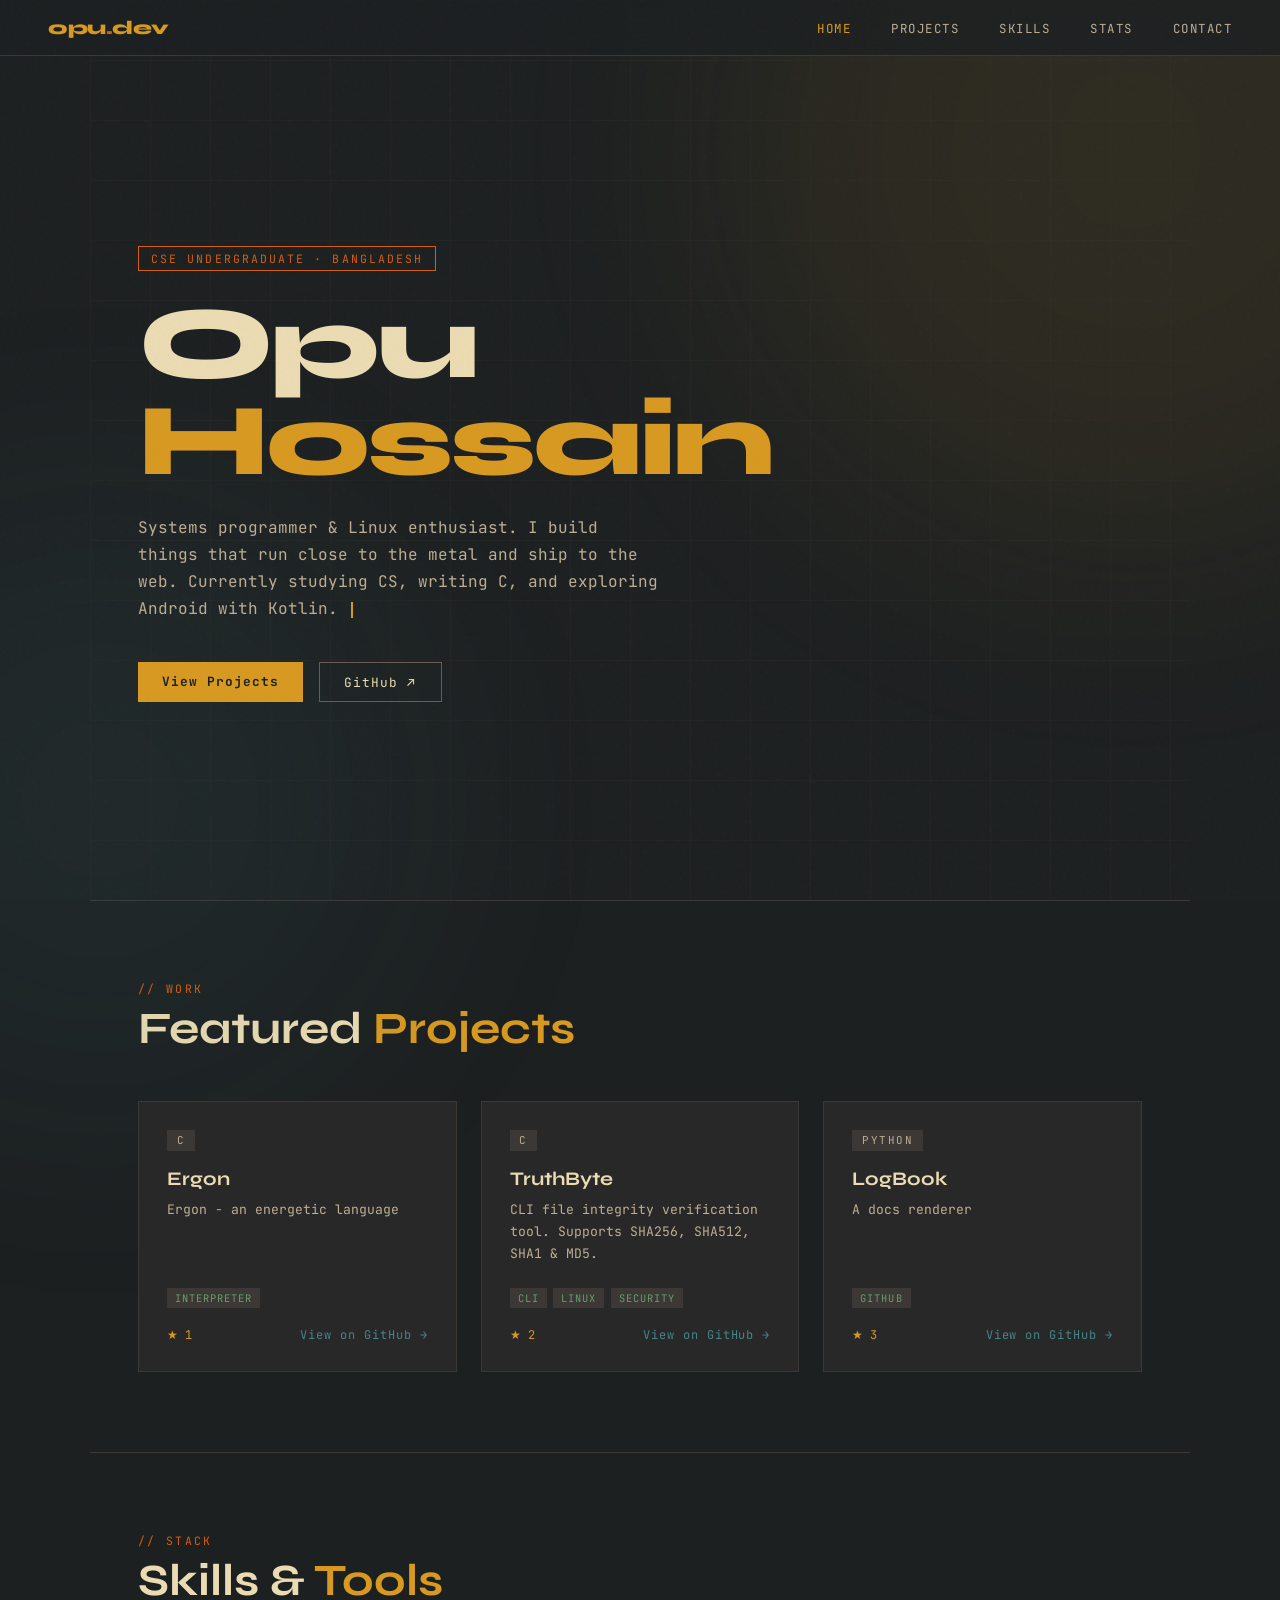
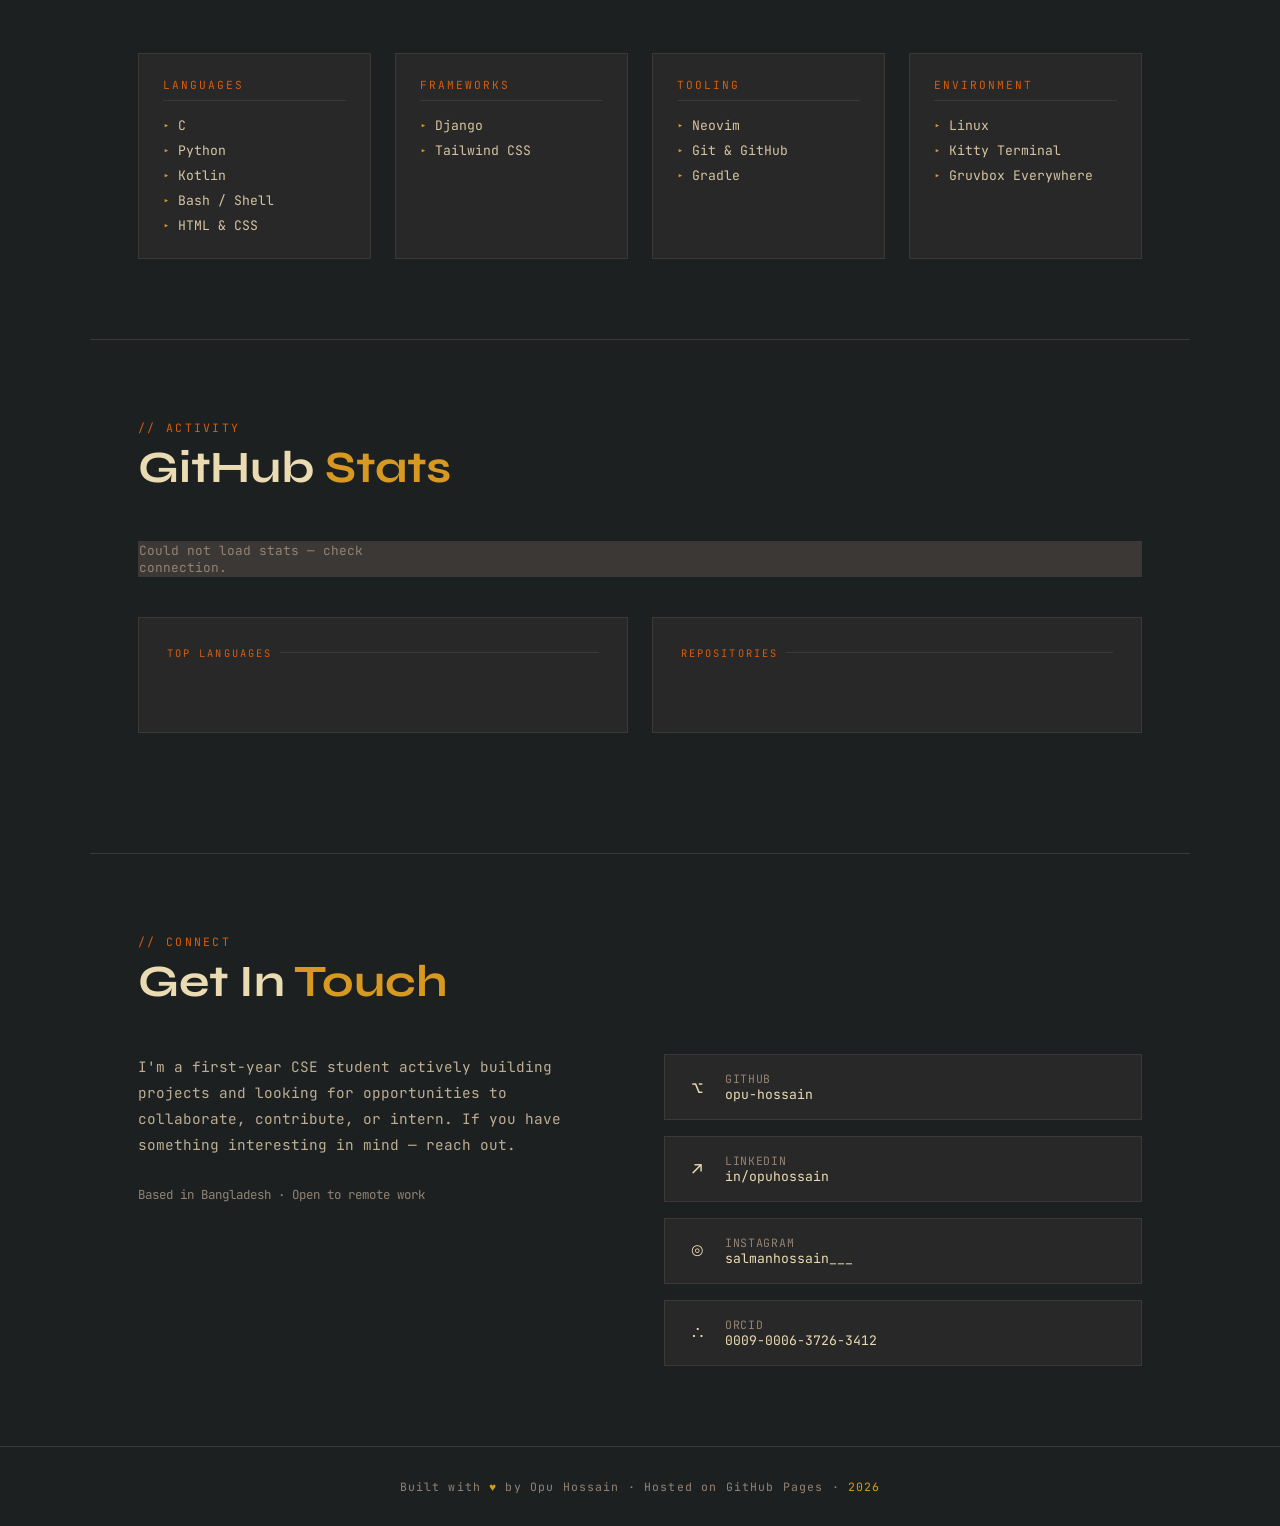
<file: index.html>
<!DOCTYPE html>
<html lang="en">

<head>
    <meta charset="UTF-8" />
    <meta name="viewport" content="width=device-width, initial-scale=1.0" />
    <title>Opu Hossain — Developer</title>
    <link rel="preconnect" href="https://fonts.googleapis.com" />
    <link rel="preconnect" href="https://fonts.gstatic.com" crossorigin />
    <link
        href="https://fonts.googleapis.com/css2?family=JetBrains+Mono:wght@300;400;600;700&family=Syne:wght@400;600;700;800&display=swap"
        rel="stylesheet" />
    <link rel="stylesheet" href="style.css">
    <script src="main.js" defer></script>
</head>

<body>

    <!-- NAV -->
    <nav>
        <div class="nav-logo">opu<span>.</span>dev</div>
        <button class="nav-toggle" id="nav-toggle" aria-label="Toggle menu">
            <span></span><span></span><span></span>
        </button>
        <ul id="nav-menu">
            <li><a href="#hero">Home</a></li>
            <li><a href="#projects">Projects</a></li>
            <li><a href="#skills">Skills</a></li>
            <li><a href="#stats">Stats</a></li>
            <li><a href="#contact">Contact</a></li>
        </ul>
    </nav>

    <!-- HERO -->
    <section id="hero">
        <div class="blob blob-1"></div>
        <div class="blob blob-2"></div>

        <div class="hero-inner">
            <div class="hero-tag">CSE Undergraduate · Bangladesh</div>
            <h1 class="hero-name">Opu<br /><em>Hossain</em></h1>
            <p class="hero-sub">
                Systems programmer & Linux enthusiast. I build things that run close to the metal and ship to the web.
                Currently studying CS, writing C, and exploring Android with Kotlin.
                <span class="cursor"></span>
            </p>
            <div class="hero-cta">
                <a href="#projects" class="btn btn-primary">View Projects</a>
                <a href="https://github.com/opu-hossain" target="_blank" class="btn btn-outline">GitHub ↗</a>
            </div>
        </div>
    </section>

    <!-- PROJECTS -->
    <section id="projects">
        <div class="section-label">// work</div>
        <h2 class="section-title">Featured <span>Projects</span></h2>

        <!-- JavaScript will automatically inject the project cards here -->
        <div class="projects-grid" id="projects-grid">
            <p id="loading-text" style="color: #a89984;">Loading projects directly from GitHub...</p>
        </div>
    </section>

    <!-- SKILLS -->
    <section id="skills">
        <div class="section-label">// stack</div>
        <h2 class="section-title">Skills &amp; <span>Tools</span></h2>

        <div class="skills-grid">
            <div class="skill-group reveal">
                <div class="skill-group-title">Languages</div>
                <ul class="skill-list">
                    <li>C</li>
                    <li>Python</li>
                    <li>Kotlin</li>
                    <li>Bash / Shell</li>
                    <li>HTML &amp; CSS</li>
                </ul>
            </div>

            <div class="skill-group reveal" style="transition-delay: 0.1s;">
                <div class="skill-group-title">Frameworks</div>
                <ul class="skill-list">
                    <li>Django</li>
                    <li>Tailwind CSS</li>
                </ul>
            </div>

            <div class="skill-group reveal" style="transition-delay: 0.2s;">
                <div class="skill-group-title">Tooling</div>
                <ul class="skill-list">
                    <li>Neovim</li>
                    <li>Git &amp; GitHub</li>
                    <li>Gradle</li>
                </ul>
            </div>

            <div class="skill-group reveal" style="transition-delay: 0.3s;">
                <div class="skill-group-title">Environment</div>
                <ul class="skill-list">
                    <li>Linux</li>
                    <li>Kitty Terminal</li>
                    <li>Gruvbox Everywhere</li>
                </ul>
            </div>
        </div>
    </section>

    <!-- STATS -->
    <section id="stats">
        <div class="section-label">// activity</div>
        <h2 class="section-title">GitHub <span>Stats</span></h2>

        <div class="stats-cards reveal" id="stats-cards">
            <div class="stat-card">
                <div class="stat-icon">{ }</div>
                <div class="stat-value" id="stat-repos">—</div>
                <div class="stat-label">Public Repos</div>
            </div>
            <div class="stat-card">
                <div class="stat-icon">★</div>
                <div class="stat-value" id="stat-stars">—</div>
                <div class="stat-label">Total Stars</div>
            </div>
            <div class="stat-card">
                <div class="stat-icon">↓</div>
                <div class="stat-value" id="stat-followers">—</div>
                <div class="stat-label">Followers</div>
            </div>
            <div class="stat-card">
                <div class="stat-icon">↑</div>
                <div class="stat-value" id="stat-following">—</div>
                <div class="stat-label">Following</div>
            </div>
        </div>

        <div class="stats-mid">
            <div class="langs-section reveal" style="transition-delay:0.15s;" id="langs-section">
                <div class="langs-title">Top Languages</div>
                <div class="langs-bar" id="langs-bar"></div>
                <div class="langs-legend" id="langs-legend"></div>
            </div>

            <div class="repos-mini reveal" style="transition-delay:0.3s;" id="repos-list-section">
                <div class="repos-list-title">Repositories</div>
                <div id="repos-list"></div>
            </div>
        </div>

    </section>

    <!-- CONTACT -->
    <section id="contact">
        <div class="section-label">// connect</div>
        <h2 class="section-title">Get In <span>Touch</span></h2>

        <div class="contact-inner">
            <div class="contact-text reveal">
                <p>
                    I'm a first-year CSE student actively building projects and looking for opportunities to
                    collaborate, contribute, or intern. If you have something interesting in mind — reach out.
                </p>
                <br />
                <p style="color: var(--gray); font-size: 0.78rem;">
                    Based in Bangladesh · Open to remote work
                </p>
            </div>

            <div class="contact-links reveal" style="transition-delay: 0.1s;">
                <a href="https://github.com/opu-hossain" target="_blank" class="contact-link">
                    <span class="contact-link-icon">⌥</span>
                    <div>
                        <div class="contact-link-label">GitHub</div>
                        <div class="contact-link-value">opu-hossain</div>
                    </div>
                </a>
                <a href="https://linkedin.com/in/opuhossain" target="_blank" class="contact-link">
                    <span class="contact-link-icon">↗</span>
                    <div>
                        <div class="contact-link-label">LinkedIn</div>
                        <div class="contact-link-value">in/opuhossain</div>
                    </div>
                </a>
                <a href="https://instagram.com/salmanhossain___" target="_blank" class="contact-link">
                    <span class="contact-link-icon">◎</span>
                    <div>
                        <div class="contact-link-label">Instagram</div>
                        <div class="contact-link-value">salmanhossain___</div>
                    </div>
                </a>
                <a href="https://orcid.org/0009-0006-3726-3412" target="_blank" class="contact-link">
                    <span class="contact-link-icon">∴</span>
                    <div>
                        <div class="contact-link-label">ORCID</div>
                        <div class="contact-link-value">0009-0006-3726-3412</div>
                    </div>
                </a>
            </div>
        </div>
    </section>

    <!-- FOOTER -->
    <footer>
        <p>Built with <span>♥</span> by Opu Hossain · Hosted on GitHub Pages · <span>2026</span></p>
    </footer>

    <script>
        // ── Hamburger ──
        const toggle = document.getElementById('nav-toggle');
        const menu = document.getElementById('nav-menu');
        toggle.addEventListener('click', () => {
            toggle.classList.toggle('open');
            menu.classList.toggle('open');
        });
        menu.querySelectorAll('a').forEach(a => a.addEventListener('click', () => {
            toggle.classList.remove('open');
            menu.classList.remove('open');
        }));

        // ── Scroll reveal ──
        const observer = new IntersectionObserver((entries) => {
            entries.forEach(e => {
                if (e.isIntersecting) {e.target.classList.add('visible'); observer.unobserve(e.target);}
            });
        }, {threshold: 0.1});
        document.querySelectorAll('.reveal').forEach(el => observer.observe(el));

        // ── Active nav link ──
        const sections = document.querySelectorAll('section[id]');
        const navLinks = document.querySelectorAll('nav ul a');
        window.addEventListener('scroll', () => {
            const atBottom = window.innerHeight + window.scrollY >= document.body.scrollHeight - 10;
            let current = '';
            if (atBottom) {
                current = sections[sections.length - 1].id;
            } else {
                sections.forEach(s => {if (window.scrollY >= s.offsetTop - 120) current = s.id;});
            }
            navLinks.forEach(a => {
                a.style.color = a.getAttribute('href') === `#${current}` ? 'var(--yellow)' : '';
            });
        });

        // ── GitHub API Stats ──
        const USERNAME = 'opu-hossain';
        const LANG_COLORS = {
            Python: '#3572A5', JavaScript: '#f1e05a', Shell: '#89e051',
            HTML: '#e34c26', CSS: '#563d7c', C: '#555555', Kotlin: '#A97BFF',
            TypeScript: '#2b7489', Ruby: '#701516', Go: '#00ADD8',
        };

        async function fetchStats() {
            try {
                const [userRes, reposRes] = await Promise.all([
                    fetch(`https://api.github.com/users/${USERNAME}`),
                    fetch(`https://api.github.com/users/${USERNAME}/repos?per_page=100&sort=updated`)
                ]);
                const user = await userRes.json();
                const repos = await reposRes.json();

                // Profile numbers
                document.getElementById('stat-repos').textContent = user.public_repos ?? '—';
                document.getElementById('stat-followers').textContent = user.followers ?? '—';
                document.getElementById('stat-following').textContent = user.following ?? '—';

                // Stars
                const totalStars = repos.reduce((s, r) => s + (r.stargazers_count || 0), 0);
                document.getElementById('stat-stars').textContent = totalStars;

                // Language distribution — fetch byte counts per repo
                const bar = document.getElementById('langs-bar');
                const legend = document.getElementById('langs-legend');
                bar.innerHTML = '<span style="color:var(--gray);font-size:0.75rem;">Loading languages…</span>';
                legend.innerHTML = '';

                const nonForkRepos = repos.filter(r => !r.fork).slice(0, 10);
                const langBytes = {};
                await Promise.all(nonForkRepos.map(async r => {
                    try {
                        const res = await fetch(`https://api.github.com/repos/${USERNAME}/${r.name}/languages`);
                        const data = await res.json();
                        Object.entries(data).forEach(([lang, bytes]) => {
                            langBytes[lang] = (langBytes[lang] || 0) + bytes;
                        });
                    } catch (_) { }
                }));

                const sorted = Object.entries(langBytes).sort((a, b) => b[1] - a[1]).slice(0, 6);
                const total = sorted.reduce((s, [, v]) => s + v, 0);
                bar.innerHTML = '';

                sorted.forEach(([lang, bytes]) => {
                    const pct = (bytes / total * 100).toFixed(1);
                    const color = LANG_COLORS[lang] || '#928374';
                    const seg = document.createElement('div');
                    seg.className = 'langs-bar-seg';
                    seg.style.cssText = `flex:${pct};background:${color};`;
                    bar.appendChild(seg);

                    const item = document.createElement('div');
                    item.className = 'lang-item';
                    item.innerHTML = `
            <div class="lang-item-left">
              <span class="lang-dot" style="background:${color}"></span>
              <span>${lang}</span>
            </div>
            <span class="lang-pct">${pct}%</span>`;
                    legend.appendChild(item);
                });

                // Recent repos (non-fork, sorted by stars then updated)
                const notable = repos
                    .filter(r => !r.fork)
                    .sort((a, b) => (b.stargazers_count - a.stargazers_count) || (new Date(b.updated_at) - new Date(a.updated_at)))
                    .slice(0, 5);

                const list = document.getElementById('repos-list');
                list.innerHTML = '';
                notable.forEach(r => {
                    const updated = new Date(r.updated_at).toLocaleDateString('en-US', {month: 'short', year: 'numeric'});
                    const row = document.createElement('a');
                    row.href = r.html_url;
                    row.target = '_blank';
                    row.className = 'repo-item';
                    const desc = r.description ? r.description.slice(0, 60) + (r.description.length > 60 ? '…' : '') : '';
                    row.innerHTML = `
            <div class="repo-item-top">
              <span class="repo-item-name">${r.name}</span>
              <span class="repo-item-stars">★ ${r.stargazers_count}</span>
            </div>
            ${desc ? `<div class="repo-item-desc">${desc}</div>` : ''}
            <div class="repo-item-meta">
              ${r.language ? `<span class="repo-item-lang">${r.language}</span>` : ''}
              <span class="repo-item-date">${updated}</span>
            </div>`;
                    list.appendChild(row);
                });

            } catch (e) {
                document.getElementById('stats-cards').innerHTML =
                    '<p style="color:var(--gray);font-size:0.8rem;">Could not load stats — check connection.</p>';
            }
        }

        fetchStats();
    </script>

</body>

</html>
</file>
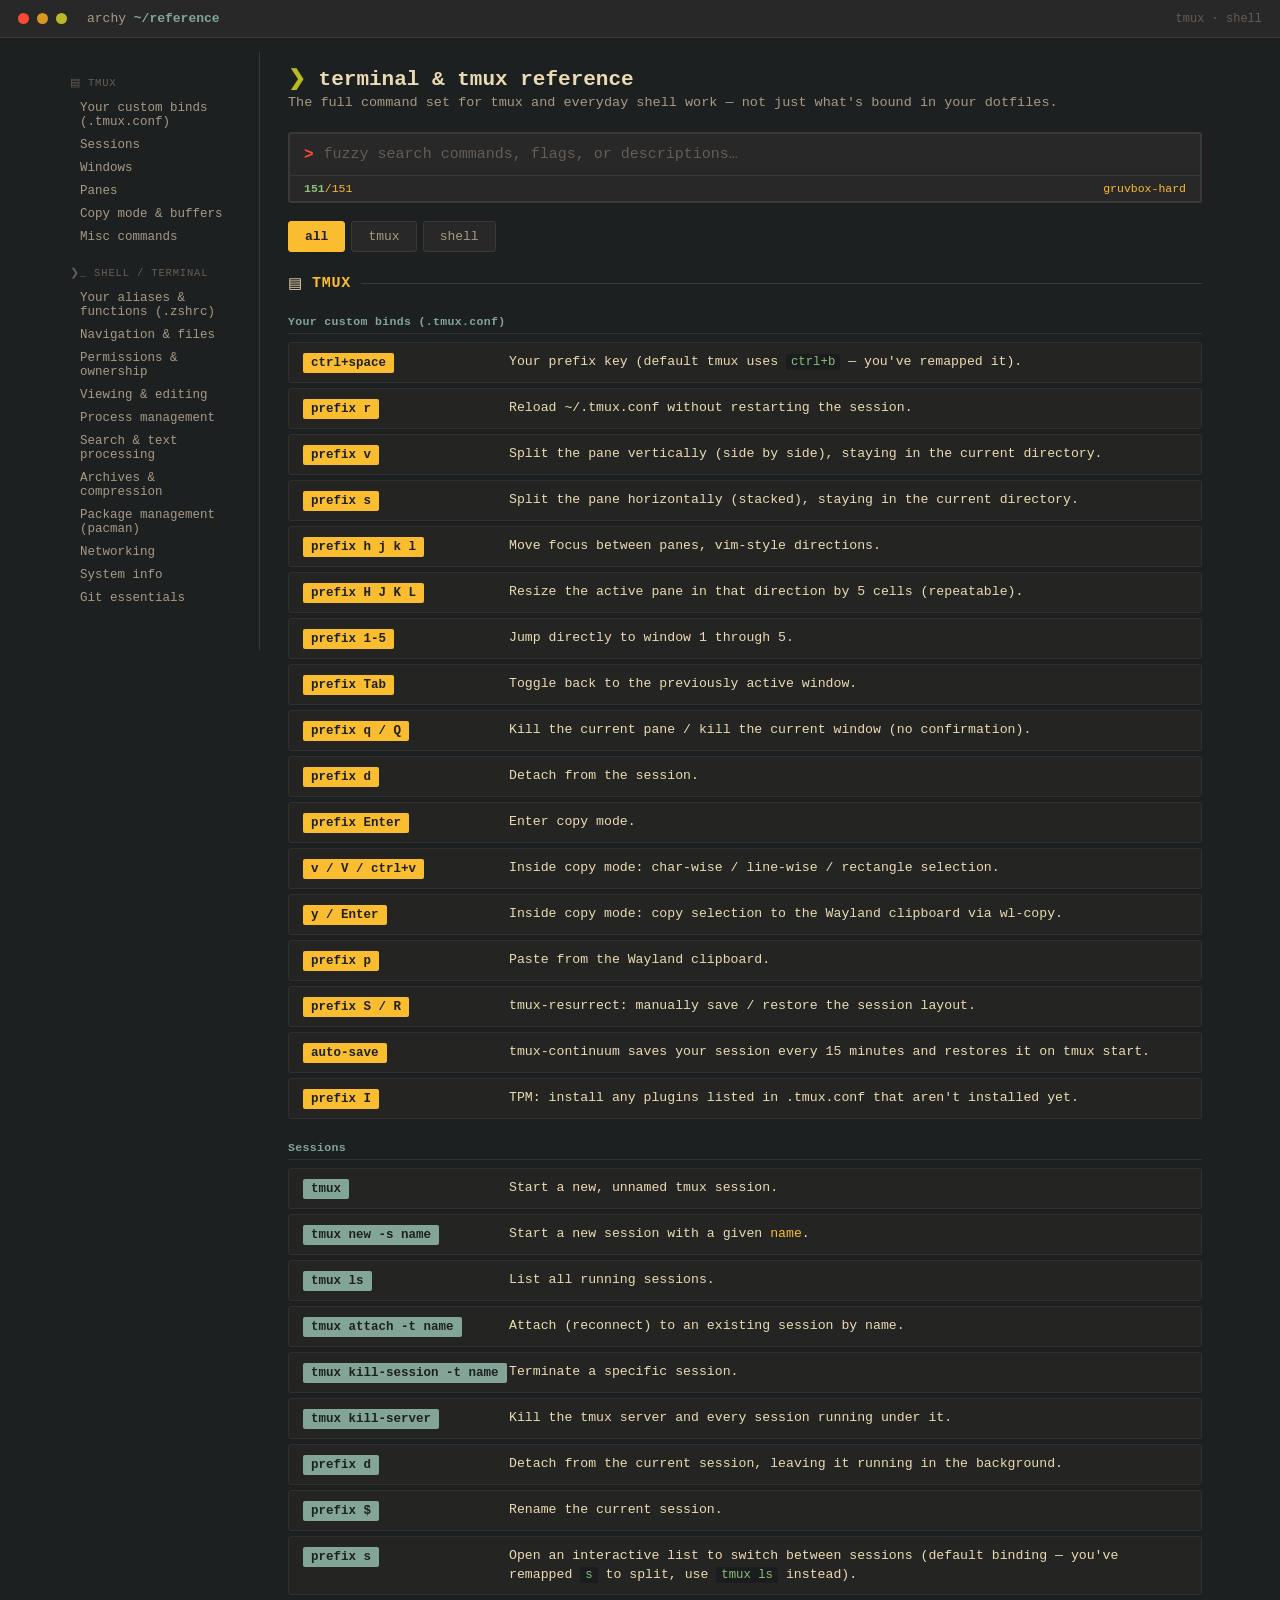
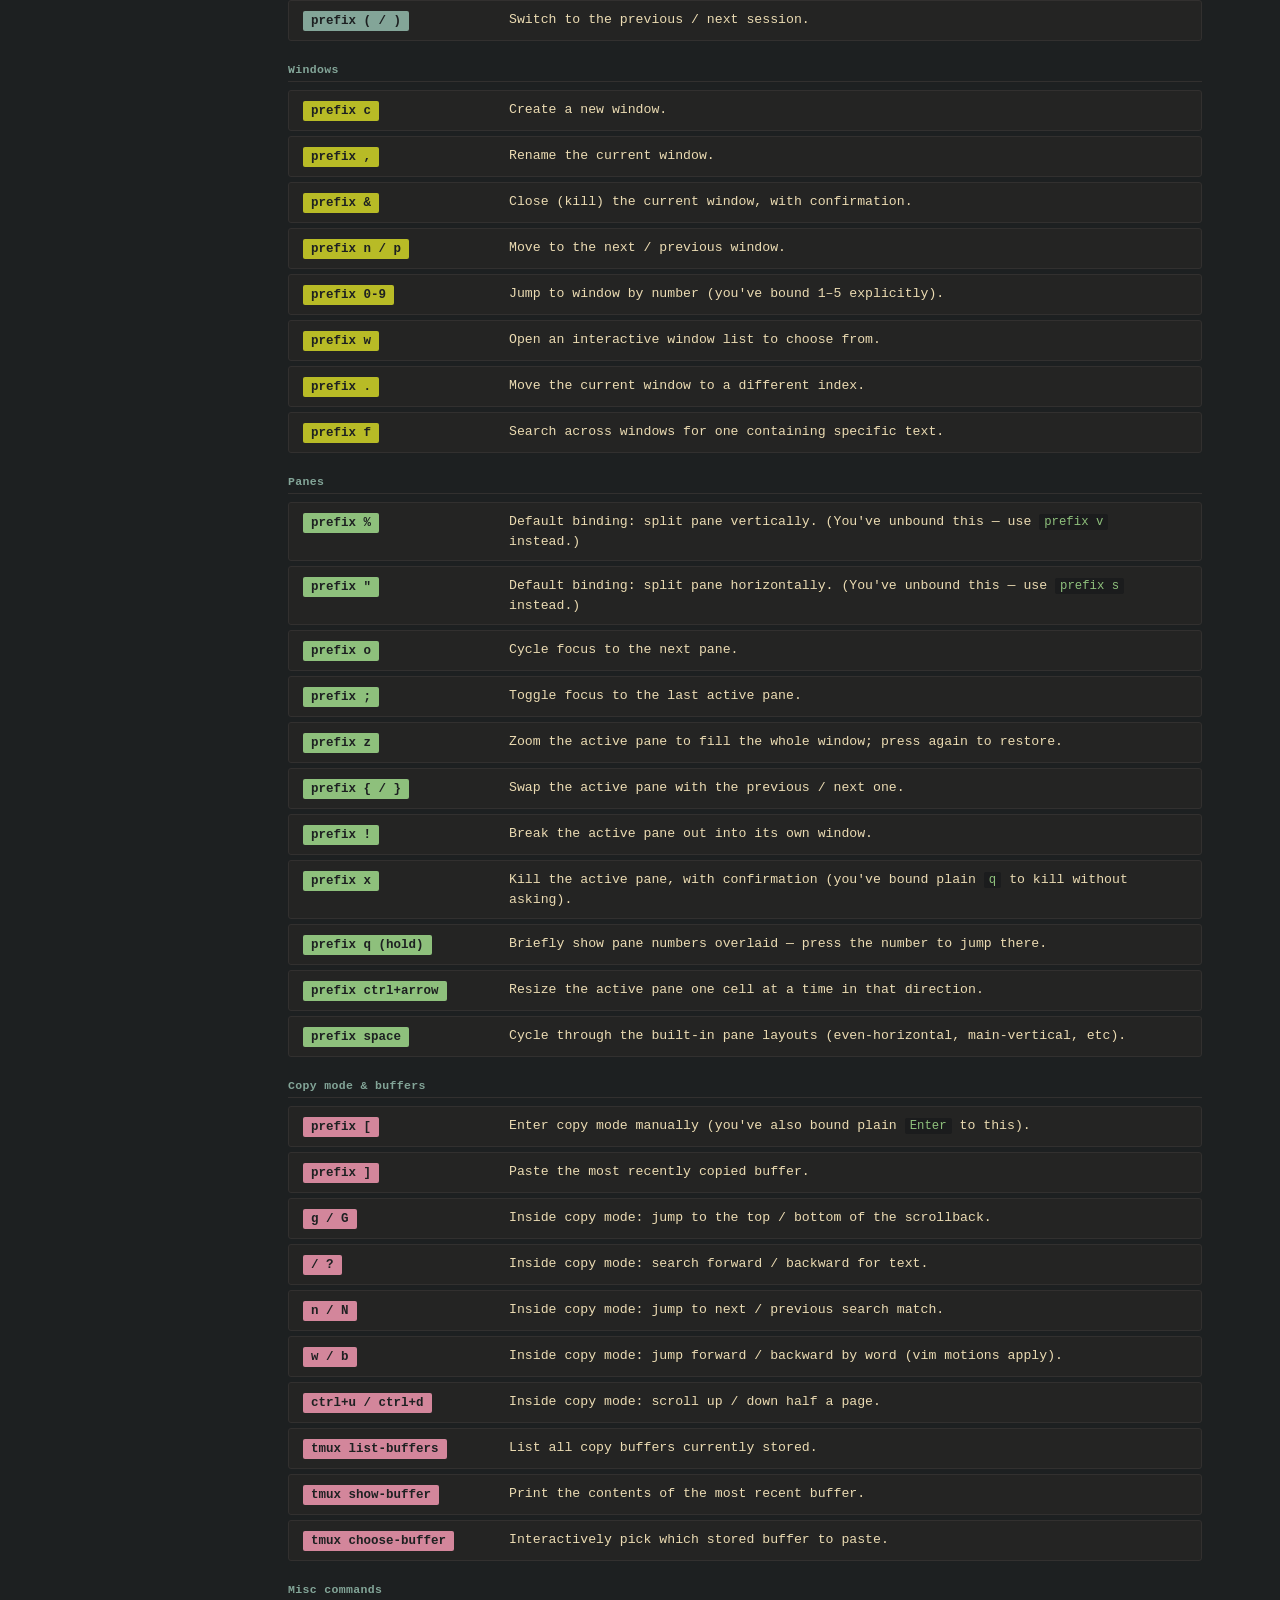
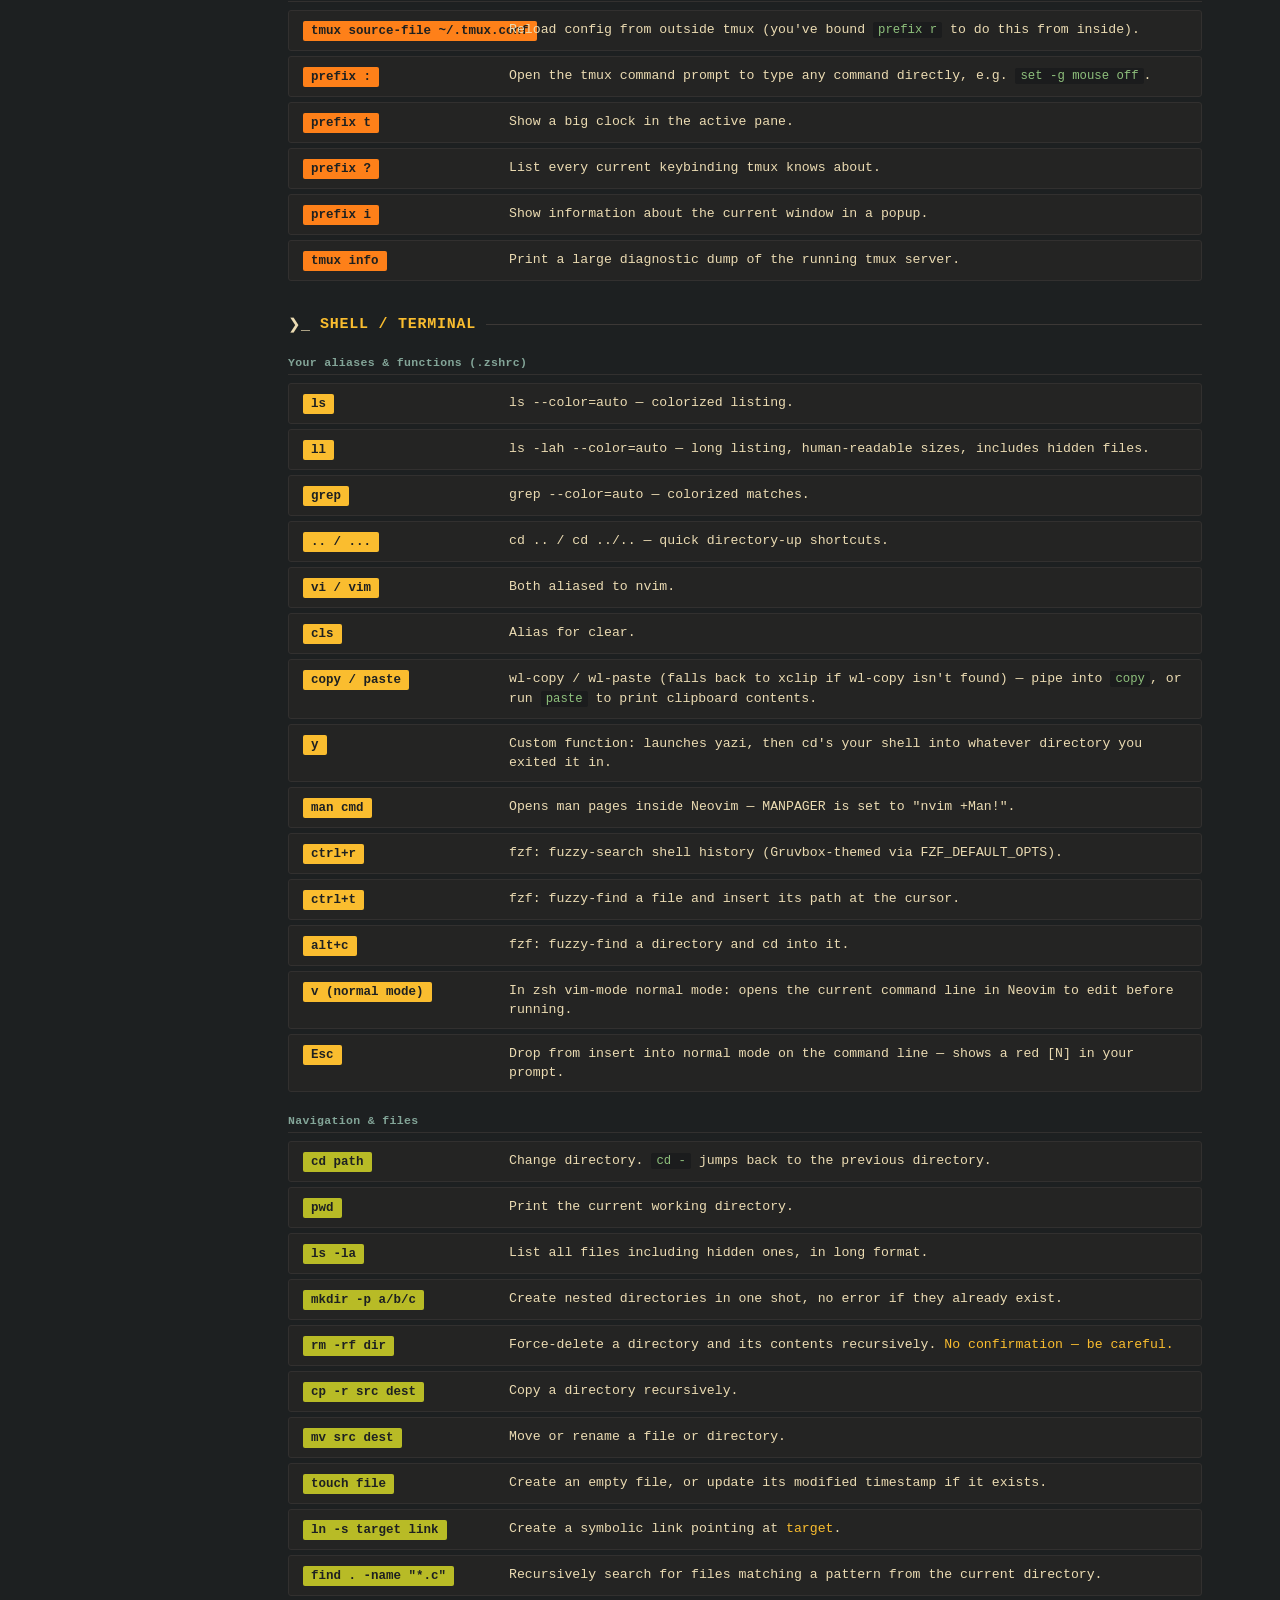
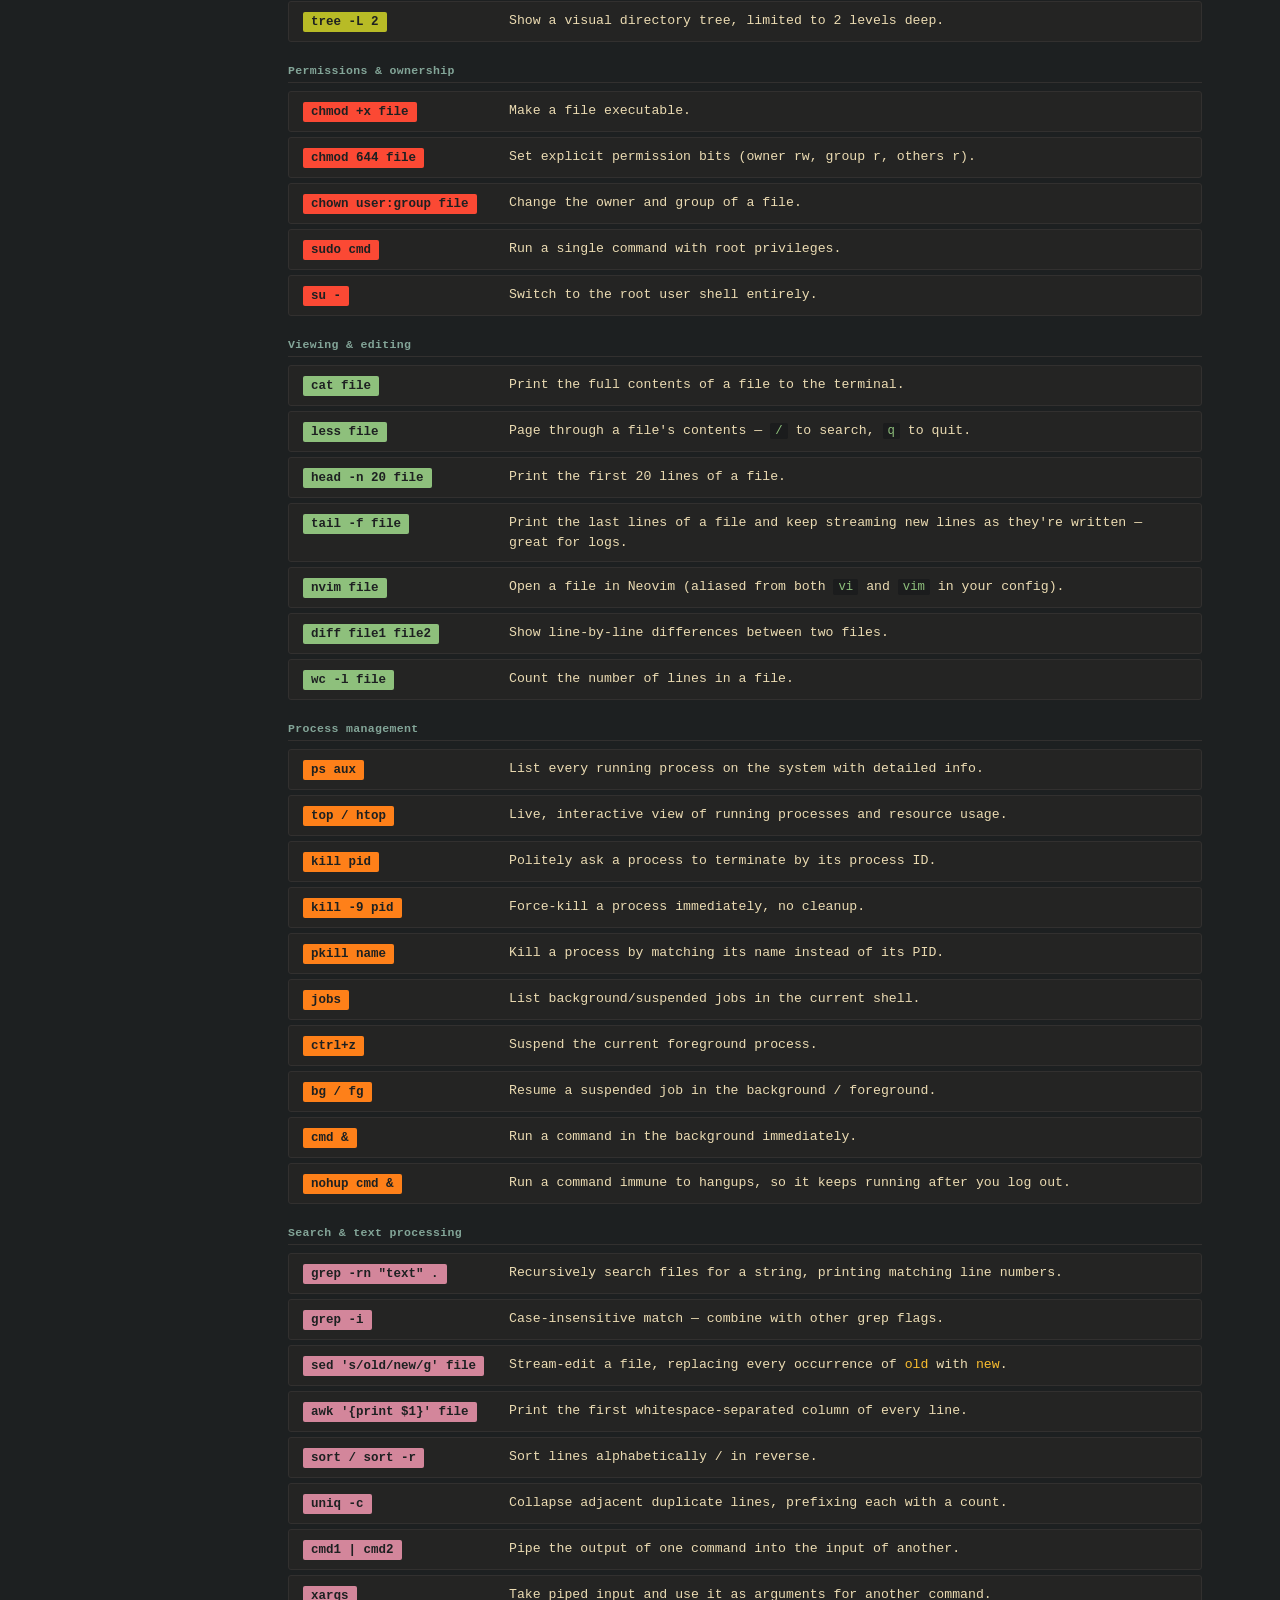
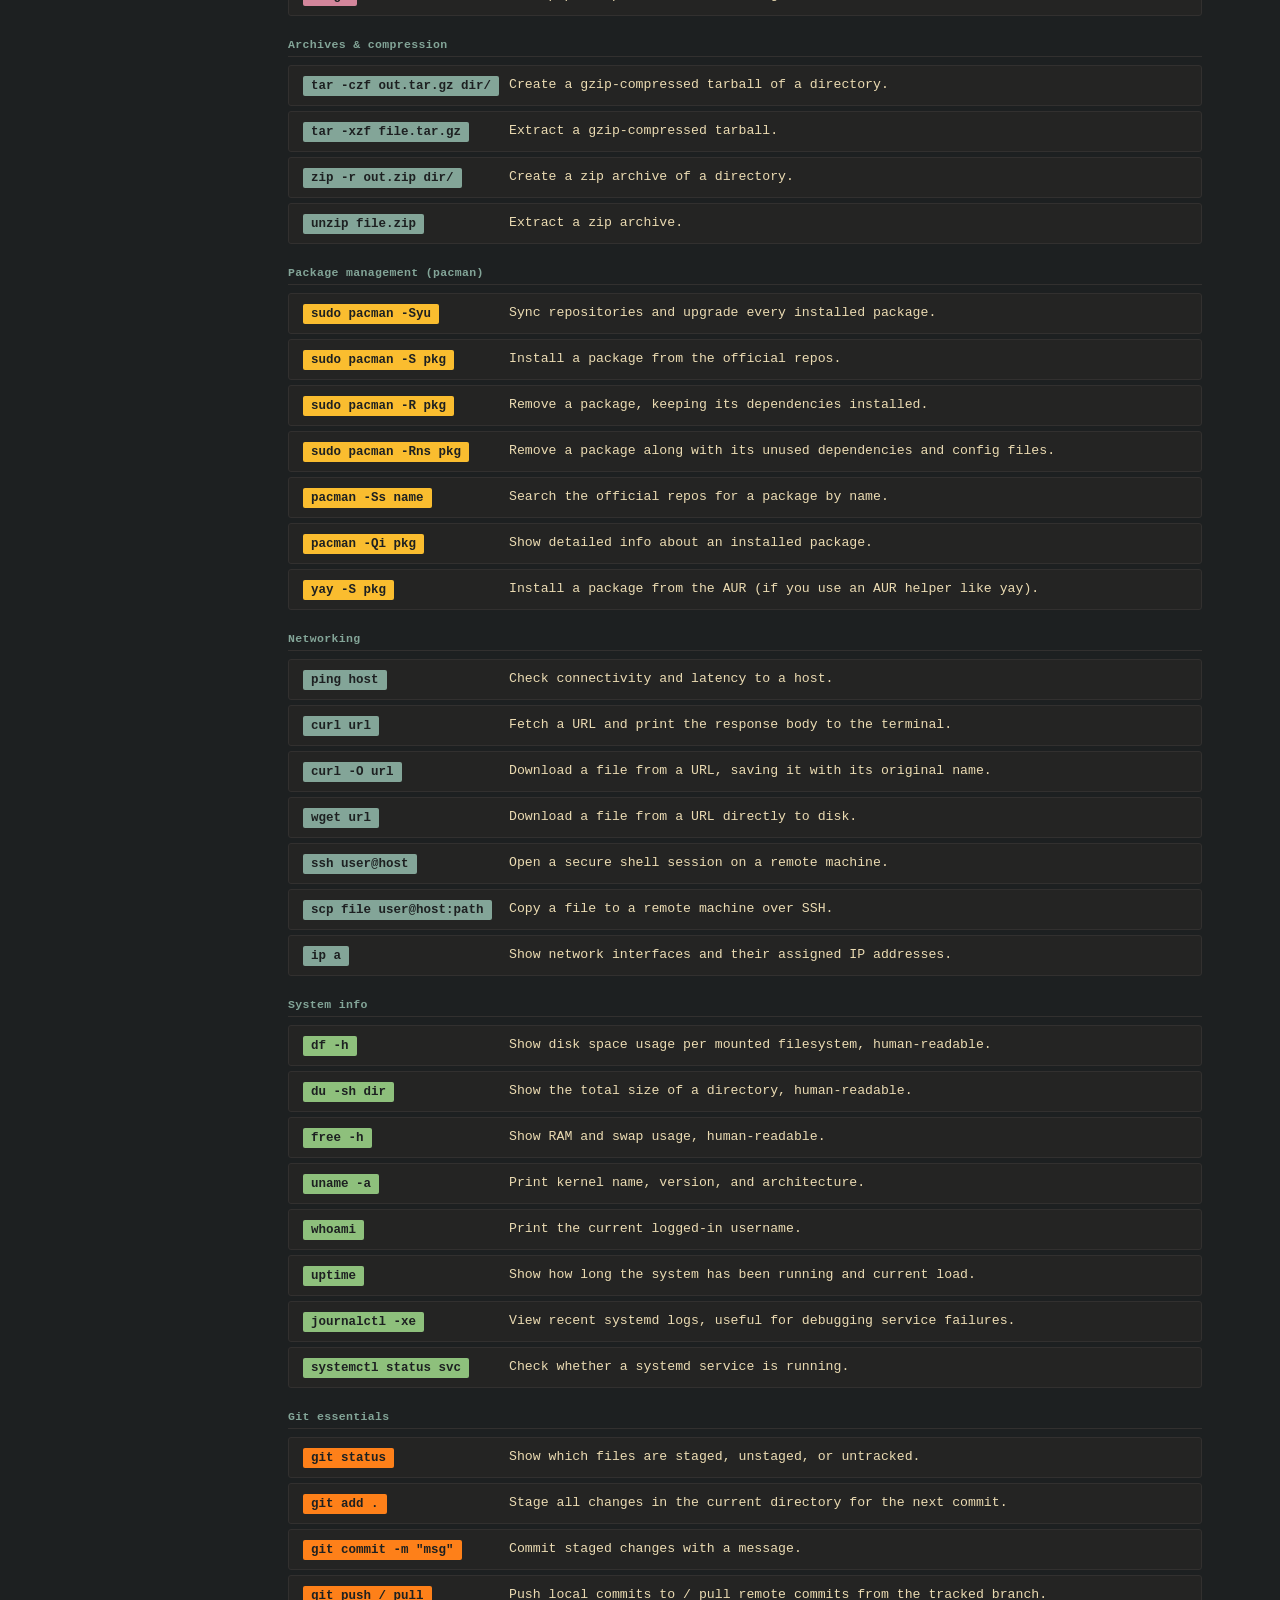
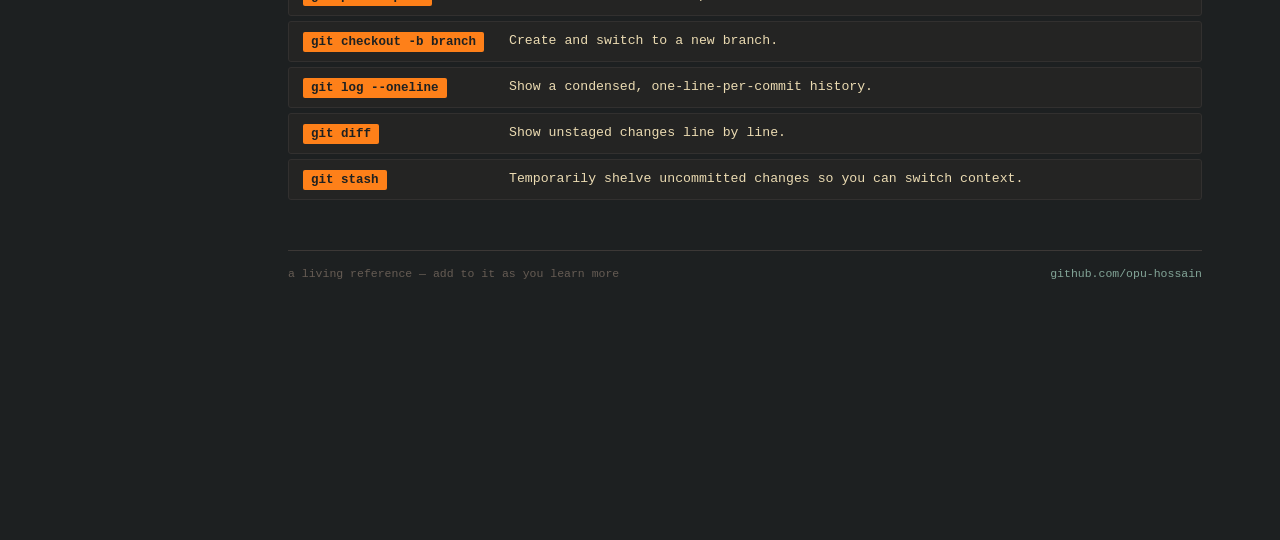
<file: commands.html>
<!DOCTYPE html>
<html lang="en">
<head>
<meta charset="UTF-8">
<meta name="viewport" content="width=device-width, initial-scale=1.0">
<title>archy — terminal &amp; tmux reference</title>
<style>
  :root{
    --bg:#1d2021;
    --bg-soft:#282828;
    --bg-card:#242423;
    --bg-side:#1b1c1d;
    --border:#3c3836;
    --border-soft:#32302f;
    --fg:#ebdbb2;
    --muted:#a89984;
    --dim:#665c54;
    --yellow:#d79921;
    --yellow-bright:#fabd2f;
    --green:#b8bb26;
    --aqua:#8ec07c;
    --blue:#458588;
    --blue-bright:#83a598;
    --red:#fb4934;
    --purple:#d3869b;
    --orange:#fe8019;
    --mono: 'JetBrains Mono', ui-monospace, SFMono-Regular, Menlo, Consolas, monospace;
  }
  *{box-sizing:border-box;}
  html,body{margin:0;padding:0;background:var(--bg);color:var(--fg);font-family:var(--mono);}
  @media (prefers-reduced-motion: reduce){ *{animation:none !important; transition:none !important;} }
  ::selection{background:var(--blue);color:var(--bg);}
  ::-webkit-scrollbar{width:10px;height:10px;}
  ::-webkit-scrollbar-track{background:var(--bg);}
  ::-webkit-scrollbar-thumb{background:var(--border);border-radius:5px;}
  ::-webkit-scrollbar-thumb:hover{background:var(--dim);}

  /* ── top bar mimicking a kitty window ───────────── */
  .titlebar{
    display:flex;align-items:center;gap:8px;
    padding:11px 18px;background:var(--bg-soft);border-bottom:1px solid var(--border);
    position:sticky;top:0;z-index:20;
  }
  .dot{width:11px;height:11px;border-radius:50%;}
  .dot.r{background:var(--red);} .dot.y{background:var(--yellow);} .dot.g{background:var(--green);}
  .titlebar .path{margin-left:12px;color:var(--muted);font-size:13px;}
  .titlebar .path b{color:var(--blue-bright);}
  .titlebar .host{margin-left:auto;color:var(--dim);font-size:12px;}

  .layout{max-width:1180px;margin:0 auto;display:flex;gap:0;align-items:flex-start;}

  /* ── sidebar ───────────────────────────────────────── */
  .sidebar{
    width:210px;flex-shrink:0;position:sticky;top:52px;
    max-height:calc(100vh - 52px);overflow-y:auto;
    padding:24px 10px 40px 20px;border-right:1px solid var(--border);
  }
  .sidebar .side-title{color:var(--dim);font-size:10.5px;letter-spacing:.08em;text-transform:uppercase;margin:18px 0 8px;}
  .sidebar .side-title:first-child{margin-top:0;}
  .sidebar a{
    display:block;color:var(--muted);text-decoration:none;font-size:12.5px;
    padding:4px 8px;border-radius:3px;margin-bottom:1px;border-left:2px solid transparent;
  }
  .sidebar a:hover{color:var(--fg);background:var(--bg-card);}
  .sidebar a.active{color:var(--yellow-bright);border-left-color:var(--yellow-bright);background:var(--bg-card);}

  .main{flex:1;min-width:0;padding:28px 28px 100px;}

  header h1{font-size:21px;margin:0 0 4px;color:var(--fg);font-weight:600;}
  header h1 .prompt{color:var(--green);}
  header p.sub{color:var(--muted);margin:0 0 22px;font-size:13.5px;}

  /* ── fzf-style search bar ─────────────────────────── */
  .fzf-box{border:2px solid var(--border);border-radius:3px;background:var(--bg-soft);overflow:hidden;margin-bottom:18px;}
  .fzf-input-row{display:flex;align-items:center;gap:8px;padding:11px 14px;border-bottom:1px solid var(--border);}
  .fzf-input-row .arrow{color:var(--red);font-weight:bold;}
  .fzf-input-row input{flex:1;background:transparent;border:none;outline:none;color:var(--fg);font-family:var(--mono);font-size:15px;}
  .fzf-input-row input::placeholder{color:var(--dim);}
  .fzf-meta{display:flex;justify-content:space-between;padding:6px 14px;font-size:11.5px;color:var(--yellow-bright);background:var(--bg-soft);}
  .fzf-meta span.count b{color:var(--aqua);}

  /* ── tabs ──────────────────────────────────────────── */
  .tabs{display:flex;gap:6px;margin-bottom:22px;flex-wrap:wrap;}
  .tab{padding:7px 16px;border:1px solid var(--border);border-radius:3px;background:var(--bg-soft);color:var(--muted);cursor:pointer;font-family:var(--mono);font-size:13px;user-select:none;transition:border-color .12s;}
  .tab:hover{color:var(--fg);border-color:var(--dim);}
  .tab.active{color:var(--bg);background:var(--yellow-bright);border-color:var(--yellow-bright);font-weight:600;}

  /* ── section headers ──────────────────────────────── */
  .app-header{
    display:flex;align-items:center;gap:10px;margin:34px 0 14px;
  }
  .app-header:first-of-type{margin-top:6px;}
  .app-header .app-icon{font-size:15px;}
  .app-header h2{font-size:15px;margin:0;color:var(--yellow-bright);text-transform:uppercase;letter-spacing:.05em;}
  .app-header .line{flex:1;height:1px;background:var(--border);}

  .section-label{
    color:var(--blue-bright);font-size:11.5px;font-weight:600;letter-spacing:.03em;
    margin:22px 0 8px;padding-bottom:5px;border-bottom:1px solid var(--border-soft);
    scroll-margin-top:60px;
  }

  /* ── command cards ─────────────────────────────────── */
  .grid{display:flex;flex-direction:column;gap:5px;}
  .card{
    display:grid;grid-template-columns:190px 1fr;gap:16px;align-items:start;
    padding:9px 14px;background:var(--bg-card);border:1px solid var(--border-soft);border-radius:3px;
    transition:border-color .12s, background .12s;
  }
  .card:hover{border-color:var(--dim);background:#282624;}
  .card .key{
    font-family:var(--mono);font-size:12.5px;color:var(--bg);
    background:var(--green);padding:3px 8px;border-radius:2px;
    white-space:nowrap;overflow:hidden;text-overflow:ellipsis;font-weight:600;
    justify-self:start;margin-top:1px;
  }
  .card .key.blue{background:var(--blue-bright);color:var(--bg);}
  .card .key.purple{background:var(--purple);color:var(--bg);}
  .card .key.orange{background:var(--orange);color:var(--bg);}
  .card .key.aqua{background:var(--aqua);color:var(--bg);}
  .card .key.red{background:var(--red);color:var(--bg);}
  .card .key.yellow{background:var(--yellow-bright);color:var(--bg);}
  .card .desc{color:var(--fg);font-size:13.2px;line-height:1.45;}
  .card .desc .hl{color:var(--yellow-bright);}
  .card .desc code{background:var(--bg-side);padding:1px 5px;border-radius:2px;color:var(--aqua);font-size:12.3px;}

  .empty{color:var(--muted);text-align:center;padding:60px 0;font-size:14px;}
  .empty .arrow{color:var(--red);}

  footer{margin-top:50px;padding-top:16px;border-top:1px solid var(--border);color:var(--dim);font-size:11.5px;display:flex;justify-content:space-between;flex-wrap:wrap;gap:8px;}
  footer a{color:var(--blue-bright);text-decoration:none;}
  footer a:hover{text-decoration:underline;color:var(--aqua);}

  @media (max-width:900px){
    .sidebar{display:none;}
    .main{padding:20px 16px 80px;}
  }
  @media (max-width:640px){
    .card{grid-template-columns:1fr;gap:6px;}
  }
</style>
</head>
<body>

<div class="titlebar">
  <div class="dot r"></div><div class="dot y"></div><div class="dot g"></div>
  <span class="path">archy <b>~/reference</b></span>
  <span class="host">tmux · shell</span>
</div>

<div class="layout">
  <nav class="sidebar" id="sidebar"></nav>

  <div class="main">
    <header>
      <h1><span class="prompt">❯</span> terminal &amp; tmux reference</h1>
      <p class="sub">The full command set for tmux and everyday shell work — not just what's bound in your dotfiles.</p>
    </header>

    <div class="fzf-box">
      <div class="fzf-input-row">
        <span class="arrow">&gt;</span>
        <input id="search" type="text" placeholder="fuzzy search commands, flags, or descriptions…" autocomplete="off" />
      </div>
      <div class="fzf-meta">
        <span class="count"><b id="resultCount">0</b>/<span id="totalCount">0</span></span>
        <span>gruvbox-hard</span>
      </div>
    </div>

    <div class="tabs" id="tabs">
      <div class="tab active" data-tab="all">all</div>
      <div class="tab" data-tab="tmux">tmux</div>
      <div class="tab" data-tab="shell">shell</div>
    </div>

    <div id="results"></div>

    <footer>
      <span>a living reference — add to it as you learn more</span>
      <a href="https://github.com/opu-hossain" target="_blank" rel="noopener">github.com/opu-hossain</a>
    </footer>
  </div>
</div>

<script>
const DATA = [
// ═══════════════════════════════════════════════════════════════
// TMUX — sessions
// ═══════════════════════════════════════════════════════════════
{app:'tmux', group:'Sessions', key:'tmux', keyClass:'blue', desc:'Start a new, unnamed tmux session.'},
{app:'tmux', group:'Sessions', key:'tmux new -s name', keyClass:'blue', desc:'Start a new session with a given <span class="hl">name</span>.'},
{app:'tmux', group:'Sessions', key:'tmux ls', keyClass:'blue', desc:'List all running sessions.'},
{app:'tmux', group:'Sessions', key:'tmux attach -t name', keyClass:'blue', desc:'Attach (reconnect) to an existing session by name.'},
{app:'tmux', group:'Sessions', key:'tmux kill-session -t name', keyClass:'blue', desc:'Terminate a specific session.'},
{app:'tmux', group:'Sessions', key:'tmux kill-server', keyClass:'blue', desc:'Kill the tmux server and every session running under it.'},
{app:'tmux', group:'Sessions', key:'prefix d', keyClass:'blue', desc:'Detach from the current session, leaving it running in the background.'},
{app:'tmux', group:'Sessions', key:'prefix $', keyClass:'blue', desc:'Rename the current session.'},
{app:'tmux', group:'Sessions', key:'prefix s', keyClass:'blue', desc:'Open an interactive list to switch between sessions (default binding — you\'ve remapped <code>s</code> to split, use <code>tmux ls</code> instead).'},
{app:'tmux', group:'Sessions', key:'prefix (  /  )', keyClass:'blue', desc:'Switch to the previous / next session.'},

// TMUX — windows
{app:'tmux', group:'Windows', key:'prefix c', keyClass:'green', desc:'Create a new window.'},
{app:'tmux', group:'Windows', key:'prefix ,', keyClass:'green', desc:'Rename the current window.'},
{app:'tmux', group:'Windows', key:'prefix &', keyClass:'green', desc:'Close (kill) the current window, with confirmation.'},
{app:'tmux', group:'Windows', key:'prefix n  /  p', keyClass:'green', desc:'Move to the next / previous window.'},
{app:'tmux', group:'Windows', key:'prefix 0-9', keyClass:'green', desc:'Jump to window by number (you\'ve bound 1–5 explicitly).'},
{app:'tmux', group:'Windows', key:'prefix w', keyClass:'green', desc:'Open an interactive window list to choose from.'},
{app:'tmux', group:'Windows', key:'prefix .', keyClass:'green', desc:'Move the current window to a different index.'},
{app:'tmux', group:'Windows', key:'prefix f', keyClass:'green', desc:'Search across windows for one containing specific text.'},

// TMUX — panes
{app:'tmux', group:'Panes', key:'prefix %', keyClass:'aqua', desc:'Default binding: split pane vertically. (You\'ve unbound this — use <code>prefix v</code> instead.)'},
{app:'tmux', group:'Panes', key:'prefix "', keyClass:'aqua', desc:'Default binding: split pane horizontally. (You\'ve unbound this — use <code>prefix s</code> instead.)'},
{app:'tmux', group:'Panes', key:'prefix o', keyClass:'aqua', desc:'Cycle focus to the next pane.'},
{app:'tmux', group:'Panes', key:'prefix ;', keyClass:'aqua', desc:'Toggle focus to the last active pane.'},
{app:'tmux', group:'Panes', key:'prefix z', keyClass:'aqua', desc:'Zoom the active pane to fill the whole window; press again to restore.'},
{app:'tmux', group:'Panes', key:'prefix {  /  }', keyClass:'aqua', desc:'Swap the active pane with the previous / next one.'},
{app:'tmux', group:'Panes', key:'prefix !', keyClass:'aqua', desc:'Break the active pane out into its own window.'},
{app:'tmux', group:'Panes', key:'prefix x', keyClass:'aqua', desc:'Kill the active pane, with confirmation (you\'ve bound plain <code>q</code> to kill without asking).'},
{app:'tmux', group:'Panes', key:'prefix q (hold)', keyClass:'aqua', desc:'Briefly show pane numbers overlaid — press the number to jump there.'},
{app:'tmux', group:'Panes', key:'prefix ctrl+arrow', keyClass:'aqua', desc:'Resize the active pane one cell at a time in that direction.'},
{app:'tmux', group:'Panes', key:'prefix space', keyClass:'aqua', desc:'Cycle through the built-in pane layouts (even-horizontal, main-vertical, etc).'},

// TMUX — copy mode / buffers
{app:'tmux', group:'Copy mode & buffers', key:'prefix [', keyClass:'purple', desc:'Enter copy mode manually (you\'ve also bound plain <code>Enter</code> to this).'},
{app:'tmux', group:'Copy mode & buffers', key:'prefix ]', keyClass:'purple', desc:'Paste the most recently copied buffer.'},
{app:'tmux', group:'Copy mode & buffers', key:'g  /  G', keyClass:'purple', desc:'Inside copy mode: jump to the top / bottom of the scrollback.'},
{app:'tmux', group:'Copy mode & buffers', key:'/  ?', keyClass:'purple', desc:'Inside copy mode: search forward / backward for text.'},
{app:'tmux', group:'Copy mode & buffers', key:'n  /  N', keyClass:'purple', desc:'Inside copy mode: jump to next / previous search match.'},
{app:'tmux', group:'Copy mode & buffers', key:'w  /  b', keyClass:'purple', desc:'Inside copy mode: jump forward / backward by word (vim motions apply).'},
{app:'tmux', group:'Copy mode & buffers', key:'ctrl+u  /  ctrl+d', keyClass:'purple', desc:'Inside copy mode: scroll up / down half a page.'},
{app:'tmux', group:'Copy mode & buffers', key:'tmux list-buffers', keyClass:'purple', desc:'List all copy buffers currently stored.'},
{app:'tmux', group:'Copy mode & buffers', key:'tmux show-buffer', keyClass:'purple', desc:'Print the contents of the most recent buffer.'},
{app:'tmux', group:'Copy mode & buffers', key:'tmux choose-buffer', keyClass:'purple', desc:'Interactively pick which stored buffer to paste.'},

// TMUX — misc / commands
{app:'tmux', group:'Misc commands', key:'tmux source-file ~/.tmux.conf', keyClass:'orange', desc:'Reload config from outside tmux (you\'ve bound <code>prefix r</code> to do this from inside).'},
{app:'tmux', group:'Misc commands', key:'prefix :', keyClass:'orange', desc:'Open the tmux command prompt to type any command directly, e.g. <code>set -g mouse off</code>.'},
{app:'tmux', group:'Misc commands', key:'prefix t', keyClass:'orange', desc:'Show a big clock in the active pane.'},
{app:'tmux', group:'Misc commands', key:'prefix ?', keyClass:'orange', desc:'List every current keybinding tmux knows about.'},
{app:'tmux', group:'Misc commands', key:'prefix i', keyClass:'orange', desc:'Show information about the current window in a popup.'},
{app:'tmux', group:'Misc commands', key:'tmux info', keyClass:'orange', desc:'Print a large diagnostic dump of the running tmux server.'},

// ═══════════════════════════════════════════════════════════════
// TMUX — your custom binds (.tmux.conf)
// ═══════════════════════════════════════════════════════════════
{app:'tmux', group:'Your custom binds (.tmux.conf)', key:'ctrl+space', keyClass:'yellow', desc:'Your prefix key (default tmux uses <code>ctrl+b</code> — you\'ve remapped it).'},
{app:'tmux', group:'Your custom binds (.tmux.conf)', key:'prefix r', keyClass:'yellow', desc:'Reload ~/.tmux.conf without restarting the session.'},
{app:'tmux', group:'Your custom binds (.tmux.conf)', key:'prefix v', keyClass:'yellow', desc:'Split the pane vertically (side by side), staying in the current directory.'},
{app:'tmux', group:'Your custom binds (.tmux.conf)', key:'prefix s', keyClass:'yellow', desc:'Split the pane horizontally (stacked), staying in the current directory.'},
{app:'tmux', group:'Your custom binds (.tmux.conf)', key:'prefix h j k l', keyClass:'yellow', desc:'Move focus between panes, vim-style directions.'},
{app:'tmux', group:'Your custom binds (.tmux.conf)', key:'prefix H J K L', keyClass:'yellow', desc:'Resize the active pane in that direction by 5 cells (repeatable).'},
{app:'tmux', group:'Your custom binds (.tmux.conf)', key:'prefix 1-5', keyClass:'yellow', desc:'Jump directly to window 1 through 5.'},
{app:'tmux', group:'Your custom binds (.tmux.conf)', key:'prefix Tab', keyClass:'yellow', desc:'Toggle back to the previously active window.'},
{app:'tmux', group:'Your custom binds (.tmux.conf)', key:'prefix q  /  Q', keyClass:'yellow', desc:'Kill the current pane / kill the current window (no confirmation).'},
{app:'tmux', group:'Your custom binds (.tmux.conf)', key:'prefix d', keyClass:'yellow', desc:'Detach from the session.'},
{app:'tmux', group:'Your custom binds (.tmux.conf)', key:'prefix Enter', keyClass:'yellow', desc:'Enter copy mode.'},
{app:'tmux', group:'Your custom binds (.tmux.conf)', key:'v  /  V  /  ctrl+v', keyClass:'yellow', desc:'Inside copy mode: char-wise / line-wise / rectangle selection.'},
{app:'tmux', group:'Your custom binds (.tmux.conf)', key:'y  /  Enter', keyClass:'yellow', desc:'Inside copy mode: copy selection to the Wayland clipboard via wl-copy.'},
{app:'tmux', group:'Your custom binds (.tmux.conf)', key:'prefix p', keyClass:'yellow', desc:'Paste from the Wayland clipboard.'},
{app:'tmux', group:'Your custom binds (.tmux.conf)', key:'prefix S  /  R', keyClass:'yellow', desc:'tmux-resurrect: manually save / restore the session layout.'},
{app:'tmux', group:'Your custom binds (.tmux.conf)', key:'auto-save', keyClass:'yellow', desc:'tmux-continuum saves your session every 15 minutes and restores it on tmux start.'},
{app:'tmux', group:'Your custom binds (.tmux.conf)', key:'prefix I', keyClass:'yellow', desc:'TPM: install any plugins listed in .tmux.conf that aren\'t installed yet.'},

// ═══════════════════════════════════════════════════════════════
// SHELL — your aliases & functions (.zshrc)
// ═══════════════════════════════════════════════════════════════
{app:'shell', group:'Your aliases & functions (.zshrc)', key:'ls', keyClass:'yellow', desc:'ls --color=auto — colorized listing.'},
{app:'shell', group:'Your aliases & functions (.zshrc)', key:'ll', keyClass:'yellow', desc:'ls -lah --color=auto — long listing, human-readable sizes, includes hidden files.'},
{app:'shell', group:'Your aliases & functions (.zshrc)', key:'grep', keyClass:'yellow', desc:'grep --color=auto — colorized matches.'},
{app:'shell', group:'Your aliases & functions (.zshrc)', key:'..  /  ...', keyClass:'yellow', desc:'cd .. / cd ../.. — quick directory-up shortcuts.'},
{app:'shell', group:'Your aliases & functions (.zshrc)', key:'vi  /  vim', keyClass:'yellow', desc:'Both aliased to nvim.'},
{app:'shell', group:'Your aliases & functions (.zshrc)', key:'cls', keyClass:'yellow', desc:'Alias for clear.'},
{app:'shell', group:'Your aliases & functions (.zshrc)', key:'copy  /  paste', keyClass:'yellow', desc:'wl-copy / wl-paste (falls back to xclip if wl-copy isn\'t found) — pipe into <code>copy</code>, or run <code>paste</code> to print clipboard contents.'},
{app:'shell', group:'Your aliases & functions (.zshrc)', key:'y', keyClass:'yellow', desc:'Custom function: launches yazi, then cd\'s your shell into whatever directory you exited it in.'},
{app:'shell', group:'Your aliases & functions (.zshrc)', key:'man cmd', keyClass:'yellow', desc:'Opens man pages inside Neovim — MANPAGER is set to "nvim +Man!".'},
{app:'shell', group:'Your aliases & functions (.zshrc)', key:'ctrl+r', keyClass:'yellow', desc:'fzf: fuzzy-search shell history (Gruvbox-themed via FZF_DEFAULT_OPTS).'},
{app:'shell', group:'Your aliases & functions (.zshrc)', key:'ctrl+t', keyClass:'yellow', desc:'fzf: fuzzy-find a file and insert its path at the cursor.'},
{app:'shell', group:'Your aliases & functions (.zshrc)', key:'alt+c', keyClass:'yellow', desc:'fzf: fuzzy-find a directory and cd into it.'},
{app:'shell', group:'Your aliases & functions (.zshrc)', key:'v  (normal mode)', keyClass:'yellow', desc:'In zsh vim-mode normal mode: opens the current command line in Neovim to edit before running.'},
{app:'shell', group:'Your aliases & functions (.zshrc)', key:'Esc', keyClass:'yellow', desc:'Drop from insert into normal mode on the command line — shows a red [N] in your prompt.'},

// ═══════════════════════════════════════════════════════════════
// SHELL — navigation & files
// ═══════════════════════════════════════════════════════════════
{app:'shell', group:'Navigation & files', key:'cd path', keyClass:'green', desc:'Change directory. <code>cd -</code> jumps back to the previous directory.'},
{app:'shell', group:'Navigation & files', key:'pwd', keyClass:'green', desc:'Print the current working directory.'},
{app:'shell', group:'Navigation & files', key:'ls -la', keyClass:'green', desc:'List all files including hidden ones, in long format.'},
{app:'shell', group:'Navigation & files', key:'mkdir -p a/b/c', keyClass:'green', desc:'Create nested directories in one shot, no error if they already exist.'},
{app:'shell', group:'Navigation & files', key:'rm -rf dir', keyClass:'green', desc:'Force-delete a directory and its contents recursively. <span class="hl">No confirmation — be careful.</span>'},
{app:'shell', group:'Navigation & files', key:'cp -r src dest', keyClass:'green', desc:'Copy a directory recursively.'},
{app:'shell', group:'Navigation & files', key:'mv src dest', keyClass:'green', desc:'Move or rename a file or directory.'},
{app:'shell', group:'Navigation & files', key:'touch file', keyClass:'green', desc:'Create an empty file, or update its modified timestamp if it exists.'},
{app:'shell', group:'Navigation & files', key:'ln -s target link', keyClass:'green', desc:'Create a symbolic link pointing at <span class="hl">target</span>.'},
{app:'shell', group:'Navigation & files', key:'find . -name "*.c"', keyClass:'green', desc:'Recursively search for files matching a pattern from the current directory.'},
{app:'shell', group:'Navigation & files', key:'tree -L 2', keyClass:'green', desc:'Show a visual directory tree, limited to 2 levels deep.'},

// SHELL — permissions
{app:'shell', group:'Permissions & ownership', key:'chmod +x file', keyClass:'red', desc:'Make a file executable.'},
{app:'shell', group:'Permissions & ownership', key:'chmod 644 file', keyClass:'red', desc:'Set explicit permission bits (owner rw, group r, others r).'},
{app:'shell', group:'Permissions & ownership', key:'chown user:group file', keyClass:'red', desc:'Change the owner and group of a file.'},
{app:'shell', group:'Permissions & ownership', key:'sudo cmd', keyClass:'red', desc:'Run a single command with root privileges.'},
{app:'shell', group:'Permissions & ownership', key:'su -', keyClass:'red', desc:'Switch to the root user shell entirely.'},

// SHELL — viewing & editing
{app:'shell', group:'Viewing & editing', key:'cat file', keyClass:'aqua', desc:'Print the full contents of a file to the terminal.'},
{app:'shell', group:'Viewing & editing', key:'less file', keyClass:'aqua', desc:'Page through a file\'s contents — <code>/</code> to search, <code>q</code> to quit.'},
{app:'shell', group:'Viewing & editing', key:'head -n 20 file', keyClass:'aqua', desc:'Print the first 20 lines of a file.'},
{app:'shell', group:'Viewing & editing', key:'tail -f file', keyClass:'aqua', desc:'Print the last lines of a file and keep streaming new lines as they\'re written — great for logs.'},
{app:'shell', group:'Viewing & editing', key:'nvim file', keyClass:'aqua', desc:'Open a file in Neovim (aliased from both <code>vi</code> and <code>vim</code> in your config).'},
{app:'shell', group:'Viewing & editing', key:'diff file1 file2', keyClass:'aqua', desc:'Show line-by-line differences between two files.'},
{app:'shell', group:'Viewing & editing', key:'wc -l file', keyClass:'aqua', desc:'Count the number of lines in a file.'},

// SHELL — process management
{app:'shell', group:'Process management', key:'ps aux', keyClass:'orange', desc:'List every running process on the system with detailed info.'},
{app:'shell', group:'Process management', key:'top  /  htop', keyClass:'orange', desc:'Live, interactive view of running processes and resource usage.'},
{app:'shell', group:'Process management', key:'kill pid', keyClass:'orange', desc:'Politely ask a process to terminate by its process ID.'},
{app:'shell', group:'Process management', key:'kill -9 pid', keyClass:'orange', desc:'Force-kill a process immediately, no cleanup.'},
{app:'shell', group:'Process management', key:'pkill name', keyClass:'orange', desc:'Kill a process by matching its name instead of its PID.'},
{app:'shell', group:'Process management', key:'jobs', keyClass:'orange', desc:'List background/suspended jobs in the current shell.'},
{app:'shell', group:'Process management', key:'ctrl+z', keyClass:'orange', desc:'Suspend the current foreground process.'},
{app:'shell', group:'Process management', key:'bg  /  fg', keyClass:'orange', desc:'Resume a suspended job in the background / foreground.'},
{app:'shell', group:'Process management', key:'cmd &', keyClass:'orange', desc:'Run a command in the background immediately.'},
{app:'shell', group:'Process management', key:'nohup cmd &', keyClass:'orange', desc:'Run a command immune to hangups, so it keeps running after you log out.'},

// SHELL — search & text processing
{app:'shell', group:'Search & text processing', key:'grep -rn "text" .', keyClass:'purple', desc:'Recursively search files for a string, printing matching line numbers.'},
{app:'shell', group:'Search & text processing', key:'grep -i', keyClass:'purple', desc:'Case-insensitive match — combine with other grep flags.'},
{app:'shell', group:'Search & text processing', key:'sed \'s/old/new/g\' file', keyClass:'purple', desc:'Stream-edit a file, replacing every occurrence of <span class="hl">old</span> with <span class="hl">new</span>.'},
{app:'shell', group:'Search & text processing', key:'awk \'{print $1}\' file', keyClass:'purple', desc:'Print the first whitespace-separated column of every line.'},
{app:'shell', group:'Search & text processing', key:'sort  /  sort -r', keyClass:'purple', desc:'Sort lines alphabetically / in reverse.'},
{app:'shell', group:'Search & text processing', key:'uniq -c', keyClass:'purple', desc:'Collapse adjacent duplicate lines, prefixing each with a count.'},
{app:'shell', group:'Search & text processing', key:'cmd1 | cmd2', keyClass:'purple', desc:'Pipe the output of one command into the input of another.'},
{app:'shell', group:'Search & text processing', key:'xargs', keyClass:'purple', desc:'Take piped input and use it as arguments for another command.'},

// SHELL — archives & compression
{app:'shell', group:'Archives & compression', key:'tar -czf out.tar.gz dir/', keyClass:'blue', desc:'Create a gzip-compressed tarball of a directory.'},
{app:'shell', group:'Archives & compression', key:'tar -xzf file.tar.gz', keyClass:'blue', desc:'Extract a gzip-compressed tarball.'},
{app:'shell', group:'Archives & compression', key:'zip -r out.zip dir/', keyClass:'blue', desc:'Create a zip archive of a directory.'},
{app:'shell', group:'Archives & compression', key:'unzip file.zip', keyClass:'blue', desc:'Extract a zip archive.'},

// SHELL — package management (Arch)
{app:'shell', group:'Package management (pacman)', key:'sudo pacman -Syu', keyClass:'yellow', desc:'Sync repositories and upgrade every installed package.'},
{app:'shell', group:'Package management (pacman)', key:'sudo pacman -S pkg', keyClass:'yellow', desc:'Install a package from the official repos.'},
{app:'shell', group:'Package management (pacman)', key:'sudo pacman -R pkg', keyClass:'yellow', desc:'Remove a package, keeping its dependencies installed.'},
{app:'shell', group:'Package management (pacman)', key:'sudo pacman -Rns pkg', keyClass:'yellow', desc:'Remove a package along with its unused dependencies and config files.'},
{app:'shell', group:'Package management (pacman)', key:'pacman -Ss name', keyClass:'yellow', desc:'Search the official repos for a package by name.'},
{app:'shell', group:'Package management (pacman)', key:'pacman -Qi pkg', keyClass:'yellow', desc:'Show detailed info about an installed package.'},
{app:'shell', group:'Package management (pacman)', key:'yay -S pkg', keyClass:'yellow', desc:'Install a package from the AUR (if you use an AUR helper like yay).'},

// SHELL — networking
{app:'shell', group:'Networking', key:'ping host', keyClass:'blue', desc:'Check connectivity and latency to a host.'},
{app:'shell', group:'Networking', key:'curl url', keyClass:'blue', desc:'Fetch a URL and print the response body to the terminal.'},
{app:'shell', group:'Networking', key:'curl -O url', keyClass:'blue', desc:'Download a file from a URL, saving it with its original name.'},
{app:'shell', group:'Networking', key:'wget url', keyClass:'blue', desc:'Download a file from a URL directly to disk.'},
{app:'shell', group:'Networking', key:'ssh user@host', keyClass:'blue', desc:'Open a secure shell session on a remote machine.'},
{app:'shell', group:'Networking', key:'scp file user@host:path', keyClass:'blue', desc:'Copy a file to a remote machine over SSH.'},
{app:'shell', group:'Networking', key:'ip a', keyClass:'blue', desc:'Show network interfaces and their assigned IP addresses.'},

// SHELL — system info
{app:'shell', group:'System info', key:'df -h', keyClass:'aqua', desc:'Show disk space usage per mounted filesystem, human-readable.'},
{app:'shell', group:'System info', key:'du -sh dir', keyClass:'aqua', desc:'Show the total size of a directory, human-readable.'},
{app:'shell', group:'System info', key:'free -h', keyClass:'aqua', desc:'Show RAM and swap usage, human-readable.'},
{app:'shell', group:'System info', key:'uname -a', keyClass:'aqua', desc:'Print kernel name, version, and architecture.'},
{app:'shell', group:'System info', key:'whoami', keyClass:'aqua', desc:'Print the current logged-in username.'},
{app:'shell', group:'System info', key:'uptime', keyClass:'aqua', desc:'Show how long the system has been running and current load.'},
{app:'shell', group:'System info', key:'journalctl -xe', keyClass:'aqua', desc:'View recent systemd logs, useful for debugging service failures.'},
{app:'shell', group:'System info', key:'systemctl status svc', keyClass:'aqua', desc:'Check whether a systemd service is running.'},

// SHELL — git essentials
{app:'shell', group:'Git essentials', key:'git status', keyClass:'orange', desc:'Show which files are staged, unstaged, or untracked.'},
{app:'shell', group:'Git essentials', key:'git add .', keyClass:'orange', desc:'Stage all changes in the current directory for the next commit.'},
{app:'shell', group:'Git essentials', key:'git commit -m "msg"', keyClass:'orange', desc:'Commit staged changes with a message.'},
{app:'shell', group:'Git essentials', key:'git push  /  pull', keyClass:'orange', desc:'Push local commits to / pull remote commits from the tracked branch.'},
{app:'shell', group:'Git essentials', key:'git checkout -b branch', keyClass:'orange', desc:'Create and switch to a new branch.'},
{app:'shell', group:'Git essentials', key:'git log --oneline', keyClass:'orange', desc:'Show a condensed, one-line-per-commit history.'},
{app:'shell', group:'Git essentials', key:'git diff', keyClass:'orange', desc:'Show unstaged changes line by line.'},
{app:'shell', group:'Git essentials', key:'git stash', keyClass:'orange', desc:'Temporarily shelve uncommitted changes so you can switch context.'},
];

const APP_LABELS = { tmux: 'tmux', shell: 'shell / terminal' };
const APP_ICONS = { tmux: '▤', shell: '❯_' };

const $ = sel => document.querySelector(sel);
const searchInput = $('#search');
const resultsEl = $('#results');
const resultCountEl = $('#resultCount');
const totalCountEl = $('#totalCount');
const tabs = document.querySelectorAll('.tab');
const sidebarEl = $('#sidebar');

let activeTab = 'all';
totalCountEl.textContent = DATA.length;

function fuzzyMatch(query, text){
  query = query.toLowerCase();
  text = text.toLowerCase();
  if(!query) return true;
  let qi = 0;
  for(let i=0; i<text.length && qi<query.length; i++){
    if(text[i] === query[qi]) qi++;
  }
  return qi === query.length;
}

function slug(s){ return s.toLowerCase().replace(/[^a-z0-9]+/g,'-'); }

function render(){
  const q = searchInput.value.trim();
  const filtered = DATA.filter(item=>{
    if(activeTab !== 'all' && item.app !== activeTab) return false;
    const haystack = `${item.key} ${item.desc} ${item.group}`.replace(/<[^>]*>/g,'');
    return fuzzyMatch(q, haystack);
  });

  resultCountEl.textContent = filtered.length;

  if(filtered.length === 0){
    resultsEl.innerHTML = `<div class="empty"><span class="arrow">✗</span> no matches — try a shorter query</div>`;
    sidebarEl.innerHTML = '';
    return;
  }

  // group by app then by group, preserving first-seen order
  const apps = [];
  filtered.forEach(item=>{
    let a = apps.find(a=>a.key===item.app);
    if(!a){ a = {key:item.app, groups:[]}; apps.push(a); }
    let g = a.groups.find(g=>g.label===item.group);
    if(!g){ g = {label:item.group, items:[]}; a.groups.push(g); }
    g.items.push(item);
  });
  // pin "your" custom sections to the top of each app
  apps.forEach(a=>{
    a.groups.sort((x,y)=> (y.label.includes('Your') ? 1 : 0) - (x.label.includes('Your') ? 1 : 0));
  });


  resultsEl.innerHTML = apps.map(a => `
    <div class="app-header"><span class="app-icon">${APP_ICONS[a.key]}</span><h2>${APP_LABELS[a.key]}</h2><div class="line"></div></div>
    ${a.groups.map(g => `
      <div class="section-label" id="sec-${slug(a.key+'-'+g.label)}">${g.label}</div>
      <div class="grid">
        ${g.items.map(item => `
          <div class="card">
            <span class="key ${item.keyClass}">${item.key}</span>
            <span class="desc">${item.desc}</span>
          </div>
        `).join('')}
      </div>
    `).join('')}
  `).join('');

  buildSidebar(apps);
}

function buildSidebar(apps){
  sidebarEl.innerHTML = apps.map(a => `
    <div class="side-title">${APP_ICONS[a.key]} ${APP_LABELS[a.key]}</div>
    ${a.groups.map(g => `<a href="#sec-${slug(a.key+'-'+g.label)}">${g.label}</a>`).join('')}
  `).join('');
}

searchInput.addEventListener('input', render);
tabs.forEach(tab=>{
  tab.addEventListener('click', ()=>{
    tabs.forEach(t=>t.classList.remove('active'));
    tab.classList.add('active');
    activeTab = tab.dataset.tab;
    render();
  });
});

render();
searchInput.focus();
</script>

</body>
</html>
</file>
<file: style.css>
/* ── Gruvbox palette ── */
:root {
  --bg0-h: #1d2021;
  --bg0: #282828;
  --bg1: #3c3836;
  --bg2: #504945;
  --bg3: #665c54;
  --fg: #ebdbb2;
  --fg2: #d5c4a1;
  --fg3: #bdae93;
  --yellow: #d79921;
  --orange: #d65d0e;
  --blue: #458588;
  --green: #98971a;
  --purple: #b16286;
  --aqua: #689d6a;
  --red: #cc241d;
  --gray: #928374;

  --font-mono: "JetBrains Mono", monospace;
  --font-display: "Syne", sans-serif;
}

*,
*::before,
*::after {
  box-sizing: border-box;
  margin: 0;
  padding: 0;
}

html {
  scroll-behavior: smooth;
}

body {
  background: var(--bg0-h);
  color: var(--fg);
  font-family: var(--font-mono);
  overflow-x: hidden;
}

/* ── Grain overlay ── */
body::before {
  content: "";
  position: fixed;
  inset: 0;
  background-image: url("data:image/svg+xml,%3Csvg viewBox='0 0 256 256' xmlns='http://www.w3.org/2000/svg'%3E%3Cfilter id='noise'%3E%3CfeTurbulence type='fractalNoise' baseFrequency='0.9' numOctaves='4' stitchTiles='stitch'/%3E%3C/filter%3E%3Crect width='100%25' height='100%25' filter='url(%23noise)' opacity='0.04'/%3E%3C/svg%3E");
  pointer-events: none;
  z-index: 9999;
  opacity: 0.5;
}

/* ── NAV ── */
nav {
  position: fixed;
  top: 0;
  left: 0;
  right: 0;
  z-index: 100;
  display: flex;
  align-items: center;
  justify-content: space-between;
  padding: 1rem 3rem;
  background: rgba(29, 32, 33, 0.85);
  backdrop-filter: blur(12px);
  border-bottom: 1px solid var(--bg1);
}

.nav-logo {
  font-family: var(--font-display);
  font-weight: 800;
  font-size: 1.2rem;
  color: var(--yellow);
  letter-spacing: -0.02em;
}

.nav-logo span {
  color: var(--orange);
}

nav ul {
  list-style: none;
  display: flex;
  gap: 2.5rem;
}

nav ul a {
  color: var(--fg3);
  text-decoration: none;
  font-size: 0.78rem;
  letter-spacing: 0.12em;
  text-transform: uppercase;
  transition: color 0.2s;
}

nav ul a:hover {
  color: var(--yellow);
}

/* ── HERO ── */
#hero {
  min-height: 100vh;
  display: flex;
  align-items: center;
  padding: 6rem 3rem 3rem;
  position: relative;
  overflow: hidden;
}

/* Grid bg */
#hero::after {
  content: "";
  position: absolute;
  inset: 0;
  background-image:
    linear-gradient(var(--bg1) 1px, transparent 1px),
    linear-gradient(90deg, var(--bg1) 1px, transparent 1px);
  background-size: 60px 60px;
  opacity: 0.18;
  pointer-events: none;
}

.hero-inner {
  max-width: 900px;
  position: relative;
  z-index: 1;
}

.hero-tag {
  display: inline-block;
  font-size: 0.72rem;
  letter-spacing: 0.18em;
  text-transform: uppercase;
  color: var(--orange);
  border: 1px solid var(--orange);
  padding: 0.25rem 0.75rem;
  margin-bottom: 1.5rem;
  opacity: 0;
  animation: fadeUp 0.6s ease 0.2s forwards;
}

.hero-name {
  font-family: var(--font-display);
  font-size: clamp(3rem, 8vw, 6.5rem);
  font-weight: 800;
  line-height: 0.95;
  letter-spacing: -0.03em;
  color: var(--fg);
  opacity: 0;
  animation: fadeUp 0.6s ease 0.4s forwards;
}

.hero-name em {
  font-style: normal;
  color: var(--yellow);
}

.hero-sub {
  margin-top: 1.5rem;
  font-size: 1rem;
  color: var(--fg3);
  max-width: 520px;
  line-height: 1.7;
  opacity: 0;
  animation: fadeUp 0.6s ease 0.6s forwards;
}

.hero-cta {
  margin-top: 2.5rem;
  display: flex;
  gap: 1rem;
  flex-wrap: wrap;
  opacity: 0;
  animation: fadeUp 0.6s ease 0.8s forwards;
}

.btn {
  display: inline-block;
  padding: 0.65rem 1.5rem;
  font-family: var(--font-mono);
  font-size: 0.8rem;
  letter-spacing: 0.08em;
  text-decoration: none;
  transition: all 0.2s;
  cursor: pointer;
  border: none;
}

.btn-primary {
  background: var(--yellow);
  color: var(--bg0-h);
  font-weight: 700;
}

.btn-primary:hover {
  background: var(--orange);
}

.btn-outline {
  background: transparent;
  color: var(--fg);
  border: 1px solid var(--bg3);
}

.btn-outline:hover {
  border-color: var(--yellow);
  color: var(--yellow);
}

/* Floating accent blobs — fixed so they span full page */
.blob {
  position: fixed;
  border-radius: 50%;
  filter: blur(130px);
  pointer-events: none;
  opacity: 0.09;
  z-index: 0;
}

.blob-1 {
  width: 800px;
  height: 800px;
  background: var(--yellow);
  top: -250px;
  right: -250px;
  animation: drift 14s ease-in-out infinite alternate;
}

.blob-2 {
  width: 600px;
  height: 600px;
  background: var(--blue);
  bottom: -200px;
  left: -200px;
  animation: drift 10s ease-in-out infinite alternate-reverse;
}

@keyframes drift {
  from {
    transform: translate(0, 0) scale(1);
  }

  to {
    transform: translate(30px, 20px) scale(1.05);
  }
}

/* ── SECTIONS COMMON ── */
section {
  padding: 5rem 3rem;
  max-width: 1100px;
  margin: 0 auto;
}

.section-label {
  font-size: 0.72rem;
  letter-spacing: 0.2em;
  text-transform: uppercase;
  color: var(--orange);
  margin-bottom: 0.5rem;
}

.section-title {
  font-family: var(--font-display);
  font-size: clamp(1.8rem, 4vw, 2.8rem);
  font-weight: 700;
  color: var(--fg);
  margin-bottom: 3rem;
  line-height: 1.1;
}

.section-title span {
  color: var(--yellow);
}

/* ── PROJECTS ── */
#projects {
  border-top: 1px solid var(--bg1);
}

.projects-grid {
  display: grid;
  grid-template-columns: repeat(auto-fit, minmax(300px, 1fr));
  gap: 1.5rem;
  align-items: stretch;
}

.project-card {
  display: flex;
  flex-direction: column;
  justify-content: space-between;
  height: 100%;
  background: var(--bg0);
  border: 1px solid var(--bg1);
  padding: 1.75rem;
  position: relative;
  transition:
    border-color 0.25s,
    transform 0.25s;
  overflow: hidden;
}

.project-card::before {
  content: "";
  position: absolute;
  top: 0;
  left: 0;
  right: 0;
  height: 2px;
  background: var(--yellow);
  transform: scaleX(0);
  transform-origin: left;
  transition: transform 0.3s;
}

.project-card:hover {
  border-color: var(--bg3);
  transform: translateY(-4px);
}

.project-card:hover::before {
  transform: scaleX(1);
}

.project-lang {
  display: inline-block;
  width: fit-content;
  font-size: 0.68rem;
  letter-spacing: 0.15em;
  text-transform: uppercase;
  padding: 0.2rem 0.6rem;
  margin-bottom: 1rem;
  background: var(--bg1);
  color: var(--fg3);
}

.project-name {
  font-family: var(--font-display);
  font-size: 1.2rem;
  font-weight: 700;
  color: var(--fg);
  margin-bottom: 0.6rem;
}

.project-desc {
  flex-grow: 1;
  font-size: 0.82rem;
  color: var(--fg3);
  line-height: 1.65;
  margin-bottom: 1.5rem;
}

.project-meta {
  margin-top: auto;
  display: flex;
  align-items: center;
  justify-content: space-between;
}

.project-stars {
  font-size: 0.75rem;
  color: var(--yellow);
}

.project-link {
  font-size: 0.75rem;
  color: var(--blue);
  text-decoration: none;
  letter-spacing: 0.08em;
  transition: color 0.2s;
}

.project-link:hover {
  color: var(--yellow);
}

.project-tags {
  display: flex;
  flex-wrap: wrap;
  gap: 0.4rem;
  margin-bottom: 1.2rem;
}

.tag {
  font-size: 0.65rem;
  letter-spacing: 0.1em;
  padding: 0.18rem 0.5rem;
  background: var(--bg1);
  color: var(--aqua);
  text-transform: uppercase;
}

/* ── SKILLS ── */
#skills {
  border-top: 1px solid var(--bg1);
}

.skills-grid {
  display: grid;
  grid-template-columns: repeat(auto-fit, minmax(220px, 1fr));
  gap: 1.5rem;
}

.skill-group {
  background: var(--bg0);
  border: 1px solid var(--bg1);
  padding: 1.5rem;
}

.skill-group-title {
  font-size: 0.7rem;
  letter-spacing: 0.18em;
  text-transform: uppercase;
  color: var(--orange);
  margin-bottom: 1rem;
  padding-bottom: 0.5rem;
  border-bottom: 1px solid var(--bg1);
}

.skill-list {
  list-style: none;
  display: flex;
  flex-direction: column;
  gap: 0.5rem;
}

.skill-list li {
  font-size: 0.82rem;
  color: var(--fg2);
  display: flex;
  align-items: center;
  gap: 0.5rem;
}

.skill-list li::before {
  content: "▸";
  color: var(--yellow);
  font-size: 0.7rem;
}

/* ── STATS ── */
#stats {
  border-top: 1px solid var(--bg1);
  overflow: hidden;
}

/* stat number cards */
.stats-cards {
  display: grid;
  grid-template-columns: repeat(4, 1fr);
  gap: 1px;
  background: var(--bg1);
  border: 1px solid var(--bg1);
  margin-bottom: 2.5rem;
  overflow: hidden;
}

.stat-card {
  background: var(--bg0);
  padding: 1.75rem 1.25rem;
  text-align: center;
  transition: background 0.2s;
  position: relative;
  display: flex;
  flex-direction: column;
  align-items: center;
  gap: 0.3rem;
}

.stat-card::after {
  content: "";
  position: absolute;
  bottom: 0;
  left: 25%;
  right: 25%;
  height: 1px;
  background: var(--yellow);
  transform: scaleX(0);
  transition: transform 0.3s;
}

.stat-card:hover {
  background: var(--bg1);
}

.stat-card:hover::after {
  transform: scaleX(1);
}

.stat-icon {
  font-size: 0.8rem;
  color: var(--orange);
  opacity: 0.75;
  letter-spacing: 0.05em;
  margin-bottom: 0.1rem;
}

.stat-value {
  font-family: var(--font-mono);
  font-size: 1.9rem;
  font-weight: 700;
  color: var(--yellow);
  line-height: 1;
  letter-spacing: 0.02em;
}

.stat-label {
  font-size: 0.65rem;
  letter-spacing: 0.18em;
  text-transform: uppercase;
  color: var(--fg3);
  margin-top: 0.1rem;
}

/* two-column middle row */
.stats-mid {
  display: grid;
  grid-template-columns: 1fr 1fr;
  gap: 1.5rem;
  margin-bottom: 2.5rem;
}

.langs-section {
  background: var(--bg0);
  border: 1px solid var(--bg1);
  padding: 1.75rem;
}

.langs-title,
.repos-list-title {
  font-size: 0.65rem;
  letter-spacing: 0.2em;
  text-transform: uppercase;
  color: var(--orange);
  margin-bottom: 1.25rem;
  display: flex;
  align-items: center;
  gap: 0.5rem;
}

.langs-title::after,
.repos-list-title::after {
  content: "";
  flex: 1;
  height: 1px;
  background: var(--bg1);
}

.langs-bar {
  height: 4px;
  display: flex;
  overflow: hidden;
  margin-bottom: 1.25rem;
  gap: 3px;
}

.langs-bar-seg {
  height: 100%;
  transition: flex 0.6s ease;
}

.langs-legend {
  display: flex;
  flex-direction: column;
  gap: 0.6rem;
}

.lang-item {
  display: flex;
  align-items: center;
  justify-content: space-between;
  font-size: 0.75rem;
  color: var(--fg3);
}

.lang-item-left {
  display: flex;
  align-items: center;
  gap: 0.5rem;
}

.lang-dot {
  width: 6px;
  height: 6px;
  border-radius: 50%;
  flex-shrink: 0;
}

.lang-pct {
  font-size: 0.7rem;
  color: var(--gray);
  font-variant-numeric: tabular-nums;
}

/* recent repos */
.repos-mini {
  background: var(--bg0);
  border: 1px solid var(--bg1);
  padding: 1.75rem;
}

.repo-item {
  display: flex;
  flex-direction: column;
  gap: 0.25rem;
  padding: 0.85rem 0;
  border-bottom: 1px solid var(--bg1);
  text-decoration: none;
  transition: padding-left 0.2s;
}

.repo-item:last-child {
  border-bottom: none;
  padding-bottom: 0;
}

.repo-item:first-child {
  padding-top: 0;
}

.repo-item:hover {
  padding-left: 0.4rem;
}

.repo-item-top {
  display: flex;
  align-items: center;
  justify-content: space-between;
}

.repo-item-name {
  font-size: 0.82rem;
  font-weight: 600;
  color: var(--fg);
}

.repo-item-stars {
  font-size: 0.72rem;
  color: var(--yellow);
  white-space: nowrap;
}

.repo-item-desc {
  font-size: 0.72rem;
  color: var(--gray);
  white-space: nowrap;
  overflow: hidden;
  text-overflow: ellipsis;
  max-width: 95%;
}

.repo-item-meta {
  display: flex;
  gap: 0.75rem;
  align-items: center;
}

.repo-item-lang {
  font-size: 0.65rem;
  color: var(--aqua);
  letter-spacing: 0.08em;
  text-transform: uppercase;
}

.repo-item-date {
  font-size: 0.65rem;
  color: var(--bg3);
}

@media (max-width: 768px) {
  .stats-cards {
    grid-template-columns: repeat(2, 1fr);
  }

  .stats-mid {
    grid-template-columns: 1fr;
  }

  .langs-section,
  .repos-mini {
    min-width: 0;
    overflow: hidden;
  }

  .repo-item-desc {
    max-width: 100%;
  }
}

/* ── CONTACT ── */
#contact {
  border-top: 1px solid var(--bg1);
}

.contact-inner {
  display: grid;
  grid-template-columns: 1fr 1fr;
  gap: 3rem;
  align-items: start;
}

.contact-text {
  font-size: 0.9rem;
  color: var(--fg3);
  line-height: 1.8;
}

.contact-links {
  display: flex;
  flex-direction: column;
  gap: 1rem;
}

.contact-link {
  display: flex;
  align-items: center;
  gap: 1rem;
  padding: 1rem 1.25rem;
  background: var(--bg0);
  border: 1px solid var(--bg1);
  text-decoration: none;
  color: var(--fg);
  font-size: 0.82rem;
  transition: all 0.2s;
}

.contact-link:hover {
  border-color: var(--yellow);
  color: var(--yellow);
}

.contact-link-icon {
  font-size: 1.1rem;
  width: 1.5rem;
  text-align: center;
}

.contact-link-label {
  letter-spacing: 0.06em;
  text-transform: uppercase;
  font-size: 0.72rem;
  color: var(--gray);
}

.contact-link-value {
  color: inherit;
}

/* ── FOOTER ── */
footer {
  border-top: 1px solid var(--bg1);
  padding: 2rem 3rem;
  text-align: center;
  font-size: 0.72rem;
  color: var(--gray);
  letter-spacing: 0.1em;
}

footer span {
  color: var(--yellow);
}

/* ── ANIMATIONS ── */
@keyframes fadeUp {
  from {
    opacity: 0;
    transform: translateY(20px);
  }

  to {
    opacity: 1;
    transform: translateY(0);
  }
}

.reveal {
  opacity: 0;
  transform: translateY(24px);
  transition:
    opacity 0.6s ease,
    transform 0.6s ease;
}

.reveal.visible {
  opacity: 1;
  transform: none;
}

/* ── TERMINAL CURSOR ── */
.cursor {
  display: inline-block;
  width: 2px;
  height: 1em;
  background: var(--yellow);
  margin-left: 3px;
  vertical-align: middle;
  animation: blink 1s step-end infinite;
}

@keyframes blink {
  50% {
    opacity: 0;
  }
}

/* ── SCROLLBAR ── */
::-webkit-scrollbar {
  width: 6px;
}

::-webkit-scrollbar-track {
  background: var(--bg0-h);
}

::-webkit-scrollbar-thumb {
  background: var(--bg2);
}

::-webkit-scrollbar-thumb:hover {
  background: var(--yellow);
}

/* ── HAMBURGER ── */
.nav-toggle {
  display: none;
  flex-direction: column;
  gap: 5px;
  cursor: pointer;
  padding: 4px;
  background: none;
  border: none;
}

.nav-toggle span {
  display: block;
  width: 22px;
  height: 2px;
  background: var(--fg);
  transition: all 0.3s;
}

.nav-toggle.open span:nth-child(1) {
  transform: translateY(7px) rotate(45deg);
}

.nav-toggle.open span:nth-child(2) {
  opacity: 0;
}

.nav-toggle.open span:nth-child(3) {
  transform: translateY(-7px) rotate(-45deg);
}

/* ── RESPONSIVE ── */
@media (max-width: 768px) {
  nav {
    padding: 1rem 1.5rem;
  }

  .nav-toggle {
    display: flex;
  }

  nav ul {
    display: none;
    position: absolute;
    top: 100%;
    left: 0;
    right: 0;
    flex-direction: column;
    gap: 0;
    background: rgba(29, 32, 33, 0.97);
    backdrop-filter: blur(12px);
    border-bottom: 1px solid var(--bg1);
    padding: 1rem 0;
  }

  nav ul.open {
    display: flex;
  }

  nav ul li {
    width: 100%;
  }

  nav ul a {
    display: block;
    padding: 0.75rem 1.5rem;
    font-size: 0.8rem;
    letter-spacing: 0.15em;
  }

  #hero {
    padding: 6rem 1.5rem 3rem;
  }

  section {
    padding: 4rem 1.5rem;
  }

  .stats-grid {
    grid-template-columns: 1fr;
  }

  .contact-inner {
    grid-template-columns: 1fr;
  }

  footer {
    padding: 2rem 1.5rem;
  }
}
</file>
